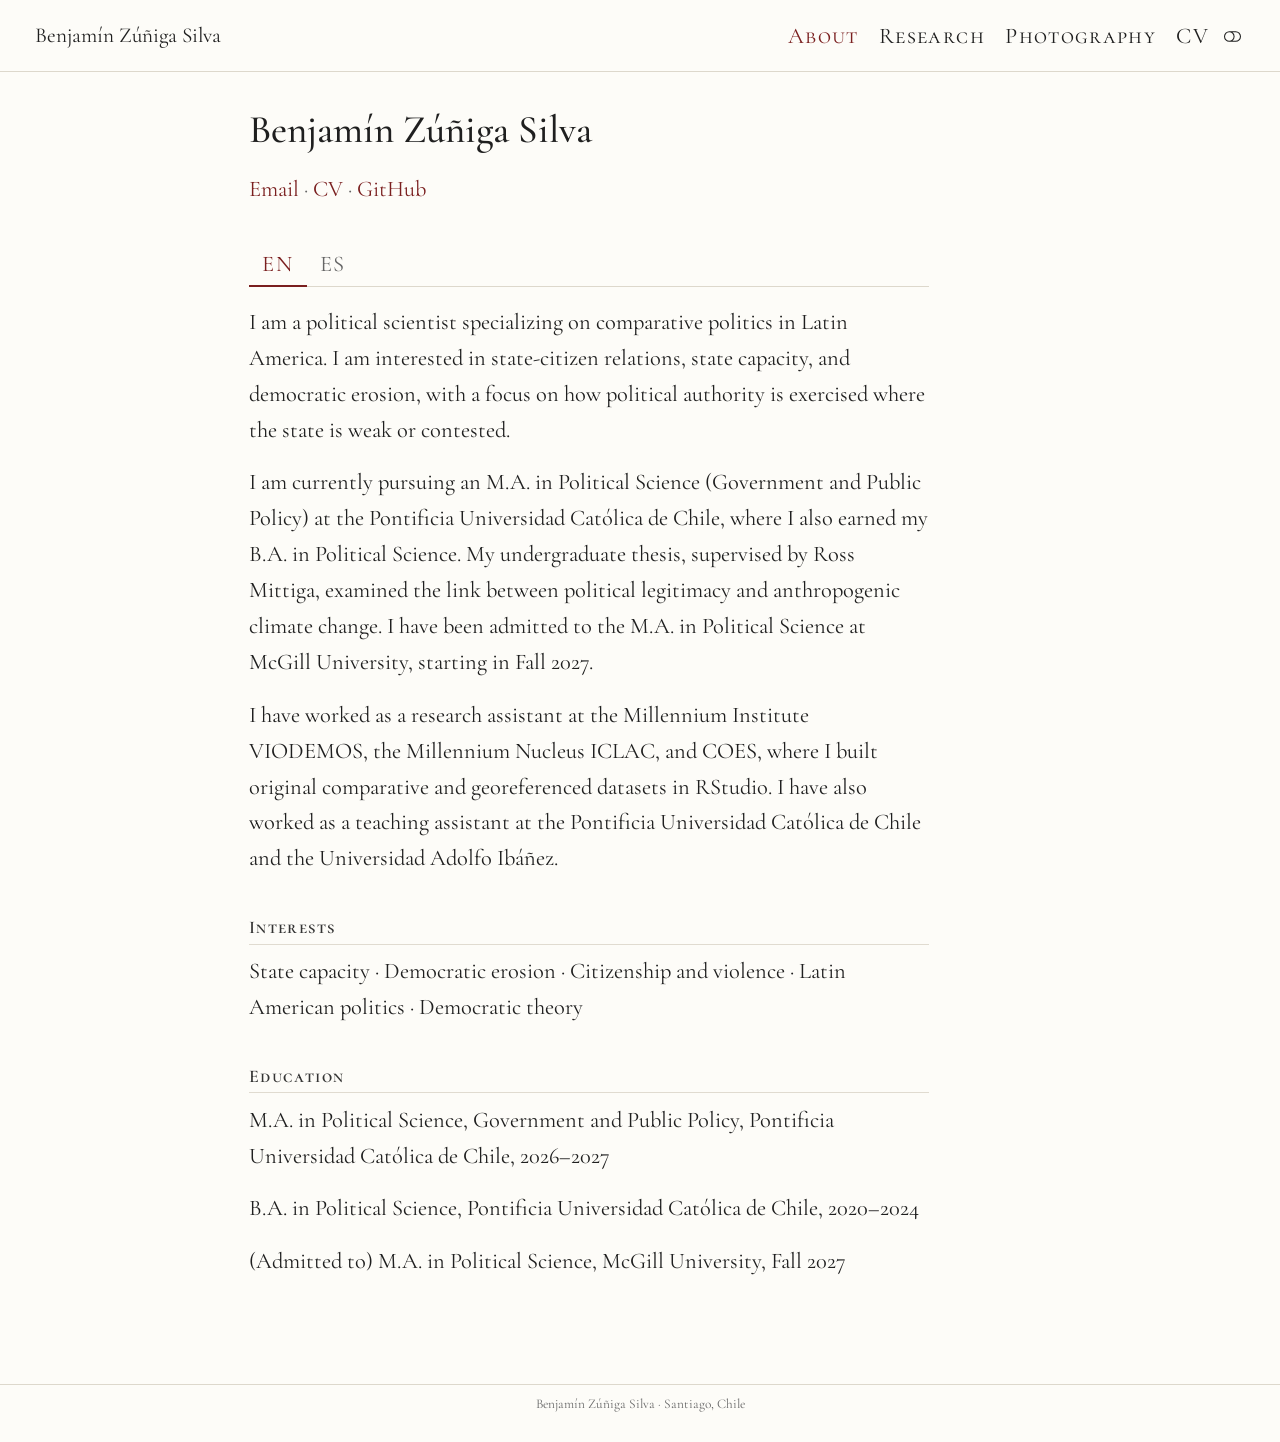
<file: index.html>
<!DOCTYPE html>
<html xmlns="http://www.w3.org/1999/xhtml" lang="en" xml:lang="en"><head>

<meta charset="utf-8">
<meta name="generator" content="quarto-1.10.19">

<meta name="viewport" content="width=device-width, initial-scale=1.0, user-scalable=yes">


<title>Benjamín Zúñiga Silva</title>
<style>
/* Default styles provided by pandoc.
** See https://pandoc.org/MANUAL.html#variables-for-html for config info.
*/
span.smallcaps{font-variant: small-caps;}
div.columns{display: flex; gap: 1.5em;}
div.column{flex: auto;}
@media screen {
div.columns{gap: min(4vw, 1.5em);}
div.column{overflow-x: auto;}
}
div.hanging-indent{margin-left: 1.5em; text-indent: -1.5em;}
ul.task-list{list-style: none;}
ul.task-list li input[type="checkbox"] {
  width: 0.8em;
  margin: 0 0.8em 0.2em -1em; /* quarto-specific, see https://github.com/quarto-dev/quarto-cli/issues/4556 */ 
  vertical-align: middle;
}
</style>


<script src="site_libs/quarto-nav/quarto-nav.js"></script>
<script src="site_libs/quarto-nav/headroom.min.js"></script>
<script src="site_libs/clipboard/clipboard.min.js"></script>
<script src="site_libs/quarto-html/quarto.js" type="module"></script>
<script src="site_libs/quarto-html/tabsets/tabsets.js" type="module"></script>
<script src="site_libs/quarto-html/popper.min.js"></script>
<script src="site_libs/quarto-html/tippy.umd.min.js"></script>
<link href="site_libs/quarto-html/tippy.css" rel="stylesheet">
<link href="site_libs/quarto-html/quarto-syntax-highlighting-bf27225e3a48a9273f3daa8f8e829971.css" rel="stylesheet" class="quarto-color-scheme" id="quarto-text-highlighting-styles">
<link href="site_libs/quarto-html/quarto-syntax-highlighting-dark-b626d73c4c936ccc3cb08be7d45d1df6.css" rel="stylesheet" class="quarto-color-scheme quarto-color-alternate" id="quarto-text-highlighting-styles">
<link href="site_libs/quarto-html/quarto-syntax-highlighting-bf27225e3a48a9273f3daa8f8e829971.css" rel="stylesheet" class="quarto-color-scheme-extra" id="quarto-text-highlighting-styles">
<script src="site_libs/bootstrap/bootstrap.min.js"></script>
<link href="site_libs/bootstrap/bootstrap-icons.css" rel="stylesheet">
<link href="site_libs/bootstrap/bootstrap-b674c210c94940665703441962c82902.min.css" rel="stylesheet" append-hash="true" class="quarto-color-scheme" id="quarto-bootstrap" data-mode="light">
<link href="site_libs/bootstrap/bootstrap-dark-8b60aab94485a7bf014d403d977dd71e.min.css" rel="stylesheet" append-hash="true" class="quarto-color-scheme quarto-color-alternate" id="quarto-bootstrap" data-mode="dark">
<link href="site_libs/bootstrap/bootstrap-b674c210c94940665703441962c82902.min.css" rel="stylesheet" append-hash="true" class="quarto-color-scheme-extra" id="quarto-bootstrap" data-mode="light">
<script id="quarto-search-options" type="application/json">{
  "language": {
    "search-no-results-text": "No results",
    "search-matching-documents-text": "matching documents",
    "search-copy-link-title": "Copy link to search",
    "search-hide-matches-text": "Hide additional matches",
    "search-more-match-text": "more match in this document",
    "search-more-matches-text": "more matches in this document",
    "search-clear-button-title": "Clear",
    "search-text-placeholder": "",
    "search-detached-cancel-button-title": "Cancel",
    "search-submit-button-title": "Submit",
    "search-label": "Search"
  }
}</script>


</head>

<body class="nav-fixed fullcontent quarto-light"><script id="quarto-html-before-body" type="application/javascript">
    const toggleBodyColorMode = (bsSheetEl) => {
      const mode = bsSheetEl.getAttribute("data-mode");
      const bodyEl = window.document.querySelector("body");
      if (mode === "dark") {
        bodyEl.classList.add("quarto-dark");
        bodyEl.classList.remove("quarto-light");
      } else {
        bodyEl.classList.add("quarto-light");
        bodyEl.classList.remove("quarto-dark");
      }
    }
    const toggleBodyColorPrimary = () => {
      const bsSheetEl = window.document.querySelector("link#quarto-bootstrap:not([rel=disabled-stylesheet])");
      if (bsSheetEl) {
        toggleBodyColorMode(bsSheetEl);
      }
    }
    const setColorSchemeToggle = (alternate) => {
      const toggles = window.document.querySelectorAll('.quarto-color-scheme-toggle');
      for (let i=0; i < toggles.length; i++) {
        const toggle = toggles[i];
        if (toggle) {
          if (alternate) {
            toggle.classList.add("alternate");
          } else {
            toggle.classList.remove("alternate");
          }
        }
      }
    };
    const toggleColorMode = (alternate) => {
      // Switch the stylesheets
      const primaryStylesheets = window.document.querySelectorAll('link.quarto-color-scheme:not(.quarto-color-alternate)');
      const alternateStylesheets = window.document.querySelectorAll('link.quarto-color-scheme.quarto-color-alternate');
      manageTransitions('#quarto-margin-sidebar .nav-link', false);
      if (alternate) {
        // note: dark is layered on light, we don't disable primary!
        enableStylesheet(alternateStylesheets);
        for (const sheetNode of alternateStylesheets) {
          if (sheetNode.id === "quarto-bootstrap") {
            toggleBodyColorMode(sheetNode);
          }
        }
      } else {
        disableStylesheet(alternateStylesheets);
        enableStylesheet(primaryStylesheets)
        toggleBodyColorPrimary();
      }
      manageTransitions('#quarto-margin-sidebar .nav-link', true);
      // Switch the toggles
      setColorSchemeToggle(alternate)
      // Hack to workaround the fact that safari doesn't
      // properly recolor the scrollbar when toggling (#1455)
      if (navigator.userAgent.indexOf('Safari') > 0 && navigator.userAgent.indexOf('Chrome') == -1) {
        manageTransitions("body", false);
        window.scrollTo(0, 1);
        setTimeout(() => {
          window.scrollTo(0, 0);
          manageTransitions("body", true);
        }, 40);
      }
    }
    const disableStylesheet = (stylesheets) => {
      for (let i=0; i < stylesheets.length; i++) {
        const stylesheet = stylesheets[i];
        stylesheet.rel = 'disabled-stylesheet';
      }
    }
    const enableStylesheet = (stylesheets) => {
      for (let i=0; i < stylesheets.length; i++) {
        const stylesheet = stylesheets[i];
        if(stylesheet.rel !== 'stylesheet') { // for Chrome, which will still FOUC without this check
          stylesheet.rel = 'stylesheet';
        }
      }
    }
    const manageTransitions = (selector, allowTransitions) => {
      const els = window.document.querySelectorAll(selector);
      for (let i=0; i < els.length; i++) {
        const el = els[i];
        if (allowTransitions) {
          el.classList.remove('notransition');
        } else {
          el.classList.add('notransition');
        }
      }
    }
    const isFileUrl = () => {
      return window.location.protocol === 'file:';
    }
    const hasAlternateSentinel = () => {
      let styleSentinel = getColorSchemeSentinel();
      if (styleSentinel !== null) {
        return styleSentinel === "alternate";
      } else {
        return false;
      }
    }
    const setStyleSentinel = (alternate) => {
      const value = alternate ? "alternate" : "default";
      if (!isFileUrl()) {
        window.localStorage.setItem("quarto-color-scheme", value);
      } else {
        localAlternateSentinel = value;
      }
    }
    const getColorSchemeSentinel = () => {
      if (!isFileUrl()) {
        const storageValue = window.localStorage.getItem("quarto-color-scheme");
        return storageValue != null ? storageValue : localAlternateSentinel;
      } else {
        return localAlternateSentinel;
      }
    }
    const toggleGiscusIfUsed = (isAlternate, darkModeDefault) => {
      const baseTheme = document.querySelector('#giscus-base-theme')?.value ?? 'light';
      const alternateTheme = document.querySelector('#giscus-alt-theme')?.value ?? 'dark';
      let newTheme = '';
      if(authorPrefersDark) {
        newTheme = isAlternate ? baseTheme : alternateTheme;
      } else {
        newTheme = isAlternate ? alternateTheme : baseTheme;
      }
      const changeGiscusTheme = () => {
        // From: https://github.com/giscus/giscus/issues/336
        const sendMessage = (message) => {
          const iframe = document.querySelector('iframe.giscus-frame');
          if (!iframe) return;
          iframe.contentWindow.postMessage({ giscus: message }, 'https://giscus.app');
        }
        sendMessage({
          setConfig: {
            theme: newTheme
          }
        });
      }
      const isGiscussLoaded = window.document.querySelector('iframe.giscus-frame') !== null;
      if (isGiscussLoaded) {
        changeGiscusTheme();
      }
    };
    const authorPrefersDark = false;
    const darkModeDefault = authorPrefersDark;
      document.querySelector('link#quarto-text-highlighting-styles.quarto-color-scheme-extra').rel = 'disabled-stylesheet';
      document.querySelector('link#quarto-bootstrap.quarto-color-scheme-extra').rel = 'disabled-stylesheet';
    let localAlternateSentinel = darkModeDefault ? 'alternate' : 'default';
    // Dark / light mode switch
    window.quartoToggleColorScheme = () => {
      // Read the current dark / light value
      let toAlternate = !hasAlternateSentinel();
      toggleColorMode(toAlternate);
      setStyleSentinel(toAlternate);
      toggleGiscusIfUsed(toAlternate, darkModeDefault);
      window.dispatchEvent(new Event('resize'));
    };
    // Switch to dark mode if need be
    if (hasAlternateSentinel()) {
      toggleColorMode(true);
    } else {
      toggleColorMode(false);
    }
  </script>

<div id="quarto-search-results"></div>
  <header id="quarto-header" class="headroom fixed-top">
    <nav class="navbar navbar-expand-lg " data-bs-theme="dark">
      <div class="navbar-container container-fluid">
      <div class="navbar-brand-container mx-auto">
    <a class="navbar-brand" href="./index.html">
    <span class="navbar-title">Benjamín Zúñiga Silva</span>
    </a>
  </div>
          <button class="navbar-toggler" type="button" data-bs-toggle="collapse" data-bs-target="#navbarCollapse" aria-controls="navbarCollapse" role="menu" aria-expanded="false" aria-label="Toggle navigation" onclick="if (window.quartoToggleHeadroom) { window.quartoToggleHeadroom(); }">
  <span class="navbar-toggler-icon"></span>
</button>
          <div class="collapse navbar-collapse" id="navbarCollapse">
            <ul class="navbar-nav navbar-nav-scroll ms-auto">
  <li class="nav-item">
    <a class="nav-link active" href="./index.html" aria-current="page"> 
<span class="menu-text">About</span></a>
  </li>  
  <li class="nav-item">
    <a class="nav-link" href="./research.html"> 
<span class="menu-text">Research</span></a>
  </li>  
  <li class="nav-item">
    <a class="nav-link" href="./photography.html"> 
<span class="menu-text">Photography</span></a>
  </li>  
  <li class="nav-item">
    <a class="nav-link" href="./cv.pdf"> 
<span class="menu-text">CV</span></a>
  </li>  
</ul>
          </div> <!-- /navcollapse -->
            <div class="quarto-navbar-tools">
  <a href="" class="quarto-color-scheme-toggle quarto-navigation-tool  px-1" onclick="window.quartoToggleColorScheme(); return false;" title="Toggle dark mode"><i class="bi"></i></a>
</div>
      </div> <!-- /container-fluid -->
    </nav>
</header>
<!-- content -->
<div id="quarto-content" class="quarto-container page-columns page-rows-contents page-layout-article page-navbar">
<!-- sidebar -->
<!-- margin-sidebar -->
    
<!-- main -->
<main class="content" id="quarto-document-content">


<header id="title-block-header" class="quarto-title-block default">
<div class="quarto-title">
<h1 class="title">Benjamín Zúñiga Silva</h1>
</div>



<div class="quarto-title-meta">

    
  
    
  </div>
  


</header>


<div class="contact">
<p><a href="mailto:benjamn.ziga@uc.cl">Email</a> · <a href="cv.pdf">CV</a> · <a href="https://github.com/benjaminzunigasilva">GitHub</a></p>
</div>
<div class="tabset-margin-container"></div><div class="panel-tabset" data-group="lang">
<ul class="nav nav-tabs" role="tablist"><li class="nav-item" role="presentation"><a class="nav-link active" id="tabset-1-1-tab" data-bs-toggle="tab" data-bs-target="#tabset-1-1" role="tab" aria-controls="tabset-1-1" aria-selected="true" href="">EN</a></li><li class="nav-item" role="presentation"><a class="nav-link" id="tabset-1-2-tab" data-bs-toggle="tab" data-bs-target="#tabset-1-2" role="tab" aria-controls="tabset-1-2" aria-selected="false" href="">ES</a></li></ul>
<div class="tab-content" data-group="lang">
<div id="tabset-1-1" class="tab-pane active" role="tabpanel" aria-labelledby="tabset-1-1-tab">
<p>I am a political scientist specializing on comparative politics in Latin America. I am interested in state-citizen relations, state capacity, and democratic erosion, with a focus on how political authority is exercised where the state is weak or contested.</p>
<p>I am currently pursuing an M.A.&nbsp;in Political Science (Government and Public Policy) at the Pontificia Universidad Católica de Chile, where I also earned my B.A. in Political Science. My undergraduate thesis, supervised by Ross Mittiga, examined the link between political legitimacy and anthropogenic climate change. I have been admitted to the M.A.&nbsp;in Political Science at McGill University, starting in Fall 2027.</p>
<p>I have worked as a research assistant at the Millennium Institute VIODEMOS, the Millennium Nucleus ICLAC, and COES, where I built original comparative and georeferenced datasets in RStudio. I have also worked as a teaching assistant at the Pontificia Universidad Católica de Chile and the Universidad Adolfo Ibáñez.</p>
<section id="interests" class="level3">
<h3 data-anchor-id="interests">Interests</h3>
<p>State capacity · Democratic erosion · Citizenship and violence · Latin American politics · Democratic theory</p>
</section>
<section id="education" class="level3">
<h3 data-anchor-id="education">Education</h3>
<p>M.A.&nbsp;in Political Science, Government and Public Policy, Pontificia Universidad Católica de Chile, 2026–2027</p>
<p>B.A. in Political Science, Pontificia Universidad Católica de Chile, 2020–2024</p>
<p>(Admitted to) M.A.&nbsp;in Political Science, McGill University, Fall 2027</p>
</section>
</div>
<div id="tabset-1-2" class="tab-pane" role="tabpanel" aria-labelledby="tabset-1-2-tab">
<p>Soy cientista político y me especializo en política comparada de América Latina. Me interesan las relaciones entre Estado y ciudadanía, la capacidad estatal y la erosión democrática, con especial atención a cómo se ejerce la autoridad política donde la presencia del Estado es débil o disputada.</p>
<p>Actualmente curso el Magíster en Ciencia Política, mención Gobierno y Políticas Públicas, en la Pontificia Universidad Católica de Chile, donde también me recibí de Cientista Político. Mi tesis de pregrado, dirigida por Ross Mittiga, abordó la relación entre legitimidad política y cambio climático antropogénico. Fui admitido al M.A.&nbsp;in Political Science de McGill University, para el ingreso de 2027</p>
<p>He trabajado como ayudante de investigación en el Instituto Milenio VIODEMOS, el Núcleo Milenio ICLAC y COES, donde construí bases de datos originales, comparadas y georreferenciadas, utilizando RStudio. También he sido ayudante de cátedra en la Pontificia Universidad Católica de Chile y en la Universidad Adolfo Ibáñez.</p>
<section id="intereses" class="level3">
<h3 data-anchor-id="intereses">Intereses</h3>
<p>Capacidad estatal · Erosión democrática · Ciudadanía y violencia · Política latinoamericana · Teoría democrática</p>
</section>
<section id="formación" class="level3">
<h3 data-anchor-id="formación">Formación</h3>
<p>Magíster en Ciencia Política, mención Gobierno y Políticas Públicas, Pontificia Universidad Católica de Chile, 2026–2027</p>
<p>Cientista Político, Pontificia Universidad Católica de Chile, 2020–2024</p>
<p>(Admitido a) M.A.&nbsp;in Political Science, McGill University, otoño de 2027</p>
</section>
</div>
</div>
</div>



</main> <!-- /main -->
<script id="quarto-html-after-body" type="application/javascript">
  window.document.addEventListener("DOMContentLoaded", function (event) {
    // Ensure there is a toggle, if there isn't float one in the top right
    if (window.document.querySelector('.quarto-color-scheme-toggle') === null) {
      const a = window.document.createElement('a');
      a.classList.add('top-right');
      a.classList.add('quarto-color-scheme-toggle');
      a.href = "";
      a.onclick = function() { try { window.quartoToggleColorScheme(); } catch {} return false; };
      const i = window.document.createElement("i");
      i.classList.add('bi');
      a.appendChild(i);
      window.document.body.appendChild(a);
    }
    setColorSchemeToggle(hasAlternateSentinel())
    const isCodeAnnotation = (el) => {
      for (const clz of el.classList) {
        if (clz.startsWith('code-annotation-')) {                     
          return true;
        }
      }
      return false;
    }
    const onCopySuccess = function(e) {
      // button target
      const button = e.trigger;
      // don't keep focus
      button.blur();
      // flash "checked"
      button.classList.add('code-copy-button-checked');
      var currentTitle = button.getAttribute("title");
      button.setAttribute("title", "Copied!");
      let tooltip;
      if (window.bootstrap) {
        button.setAttribute("data-bs-toggle", "tooltip");
        button.setAttribute("data-bs-placement", "left");
        button.setAttribute("data-bs-title", "Copied!");
        tooltip = new bootstrap.Tooltip(button, 
          { trigger: "manual", 
            customClass: "code-copy-button-tooltip",
            offset: [0, -8]});
        tooltip.show();    
      }
      setTimeout(function() {
        if (tooltip) {
          tooltip.hide();
          button.removeAttribute("data-bs-title");
          button.removeAttribute("data-bs-toggle");
          button.removeAttribute("data-bs-placement");
        }
        button.setAttribute("title", currentTitle);
        button.classList.remove('code-copy-button-checked');
      }, 1000);
      // clear code selection
      e.clearSelection();
    }
    const getTextToCopy = function(trigger) {
      const outerScaffold = trigger.parentElement.cloneNode(true);
      const codeEl = outerScaffold.querySelector('code');
      for (const childEl of codeEl.children) {
        if (isCodeAnnotation(childEl)) {
          childEl.remove();
        }
      }
      return codeEl.innerText;
    }
    const clipboard = new window.ClipboardJS('.code-copy-button:not([data-in-quarto-modal])', {
      text: getTextToCopy
    });
    clipboard.on('success', onCopySuccess);
    if (window.document.getElementById('quarto-embedded-source-code-modal')) {
      const clipboardModal = new window.ClipboardJS('.code-copy-button[data-in-quarto-modal]', {
        text: getTextToCopy,
        container: window.document.getElementById('quarto-embedded-source-code-modal')
      });
      clipboardModal.on('success', onCopySuccess);
    }
      var localhostRegex = new RegExp(/^(?:http|https):\/\/localhost\:?[0-9]*\//);
      var mailtoRegex = new RegExp(/^mailto:/);
        var filterRegex = new RegExp("https:\/\/benjaminzunigasilva\.github\.io");
      var isInternal = (href) => {
          return filterRegex.test(href) || localhostRegex.test(href) || mailtoRegex.test(href);
      }
      // Inspect non-navigation links and adorn them if external
     var links = window.document.querySelectorAll('a[href]:not(.nav-link):not(.navbar-brand):not(.toc-action):not(.sidebar-link):not(.sidebar-item-toggle):not(.pagination-link):not(.no-external):not([aria-hidden]):not(.dropdown-item):not(.quarto-navigation-tool):not(.about-link)');
      for (var i=0; i<links.length; i++) {
        const link = links[i];
        if (!isInternal(link.href)) {
          // undo the damage that might have been done by quarto-nav.js in the case of
          // links that we want to consider external
          if (link.dataset.originalHref !== undefined) {
            link.href = link.dataset.originalHref;
          }
        }
      }
    function tippyHover(el, contentFn, onTriggerFn, onUntriggerFn) {
      const config = {
        allowHTML: true,
        maxWidth: 500,
        delay: 100,
        arrow: false,
        appendTo: function(el) {
            return el.parentElement;
        },
        interactive: true,
        interactiveBorder: 10,
        theme: 'quarto',
        placement: 'bottom-start',
      };
      if (contentFn) {
        config.content = contentFn;
      }
      if (onTriggerFn) {
        config.onTrigger = onTriggerFn;
      }
      if (onUntriggerFn) {
        config.onUntrigger = onUntriggerFn;
      }
      window.tippy(el, config); 
    }
    const noterefs = window.document.querySelectorAll('a[role="doc-noteref"]');
    for (var i=0; i<noterefs.length; i++) {
      const ref = noterefs[i];
      tippyHover(ref, function() {
        // use id or data attribute instead here
        let href = ref.getAttribute('data-footnote-href') || ref.getAttribute('href');
        try { href = new URL(href).hash; } catch {}
        const id = href.replace(/^#\/?/, "");
        const note = window.document.getElementById(id);
        if (note) {
          return note.innerHTML;
        } else {
          return "";
        }
      });
    }
    const xrefs = window.document.querySelectorAll('a.quarto-xref');
    const processXRef = (id, note) => {
      // Strip column container classes
      const stripColumnClz = (el) => {
        el.classList.remove("page-full", "page-columns");
        if (el.children) {
          for (const child of el.children) {
            stripColumnClz(child);
          }
        }
      }
      stripColumnClz(note)
      if (id === null || id.startsWith('sec-')) {
        // Special case sections, only their first couple elements
        const container = document.createElement("div");
        if (note.children && note.children.length > 2) {
          container.appendChild(note.children[0].cloneNode(true));
          for (let i = 1; i < note.children.length; i++) {
            const child = note.children[i];
            if (child.tagName === "P" && child.innerText === "") {
              continue;
            } else {
              container.appendChild(child.cloneNode(true));
              break;
            }
          }
          if (window.Quarto?.typesetMath) {
            window.Quarto.typesetMath(container);
          }
          return container.innerHTML
        } else {
          if (window.Quarto?.typesetMath) {
            window.Quarto.typesetMath(note);
          }
          return note.innerHTML;
        }
      } else {
        // Remove any anchor links if they are present
        const anchorLink = note.querySelector('a.anchorjs-link');
        if (anchorLink) {
          anchorLink.remove();
        }
        if (window.Quarto?.typesetMath) {
          window.Quarto.typesetMath(note);
        }
        if (note.classList.contains("callout")) {
          return note.outerHTML;
        } else {
          return note.innerHTML;
        }
      }
    }
    for (var i=0; i<xrefs.length; i++) {
      const xref = xrefs[i];
      tippyHover(xref, undefined, function(instance) {
        instance.disable();
        let url = xref.getAttribute('href');
        let hash = undefined; 
        if (url.startsWith('#')) {
          hash = url;
        } else {
          try { hash = new URL(url).hash; } catch {}
        }
        if (hash) {
          const id = hash.replace(/^#\/?/, "");
          const note = window.document.getElementById(id);
          if (note !== null) {
            try {
              const html = processXRef(id, note.cloneNode(true));
              instance.setContent(html);
            } finally {
              instance.enable();
              instance.show();
            }
          } else {
            // See if we can fetch this
            fetch(url.split('#')[0])
            .then(res => res.text())
            .then(html => {
              const parser = new DOMParser();
              const htmlDoc = parser.parseFromString(html, "text/html");
              const note = htmlDoc.getElementById(id);
              if (note !== null) {
                const html = processXRef(id, note);
                instance.setContent(html);
              } 
            }).finally(() => {
              instance.enable();
              instance.show();
            });
          }
        } else {
          // See if we can fetch a full url (with no hash to target)
          // This is a special case and we should probably do some content thinning / targeting
          fetch(url)
          .then(res => res.text())
          .then(html => {
            const parser = new DOMParser();
            const htmlDoc = parser.parseFromString(html, "text/html");
            const note = htmlDoc.querySelector('main.content');
            if (note !== null) {
              // This should only happen for chapter cross references
              // (since there is no id in the URL)
              // remove the first header
              if (note.children.length > 0 && note.children[0].tagName === "HEADER") {
                note.children[0].remove();
              }
              const html = processXRef(null, note);
              instance.setContent(html);
            } 
          }).finally(() => {
            instance.enable();
            instance.show();
          });
        }
      }, function(instance) {
      });
    }
        let selectedAnnoteEl;
        const selectorForAnnotation = ( cell, annotation) => {
          let cellAttr = 'data-code-cell="' + cell + '"';
          let lineAttr = 'data-code-annotation="' +  annotation + '"';
          const selector = 'span[' + cellAttr + '][' + lineAttr + ']';
          return selector;
        }
        const selectCodeLines = (annoteEl) => {
          const doc = window.document;
          const targetCell = annoteEl.getAttribute("data-target-cell");
          const targetAnnotation = annoteEl.getAttribute("data-target-annotation");
          const annoteSpan = window.document.querySelector(selectorForAnnotation(targetCell, targetAnnotation));
          const lines = annoteSpan.getAttribute("data-code-lines").split(",");
          const lineIds = lines.map((line) => {
            return targetCell + "-" + line;
          })
          let top = null;
          let height = null;
          let parent = null;
          if (lineIds.length > 0) {
              //compute the position of the single el (top and bottom and make a div)
              const el = window.document.getElementById(lineIds[0]);
              top = el.offsetTop;
              height = el.offsetHeight;
              parent = el.parentElement.parentElement;
            if (lineIds.length > 1) {
              const lastEl = window.document.getElementById(lineIds[lineIds.length - 1]);
              const bottom = lastEl.offsetTop + lastEl.offsetHeight;
              height = bottom - top;
            }
            if (top !== null && height !== null && parent !== null) {
              // cook up a div (if necessary) and position it 
              let div = window.document.getElementById("code-annotation-line-highlight");
              if (div === null) {
                div = window.document.createElement("div");
                div.setAttribute("id", "code-annotation-line-highlight");
                div.style.position = 'absolute';
                parent.appendChild(div);
              }
              div.style.top = top - 2 + "px";
              div.style.height = height + 4 + "px";
              div.style.left = 0;
              let gutterDiv = window.document.getElementById("code-annotation-line-highlight-gutter");
              if (gutterDiv === null) {
                gutterDiv = window.document.createElement("div");
                gutterDiv.setAttribute("id", "code-annotation-line-highlight-gutter");
                gutterDiv.style.position = 'absolute';
                const codeCell = window.document.getElementById(targetCell);
                const gutter = codeCell.querySelector('.code-annotation-gutter');
                gutter.appendChild(gutterDiv);
              }
              gutterDiv.style.top = top - 2 + "px";
              gutterDiv.style.height = height + 4 + "px";
            }
            selectedAnnoteEl = annoteEl;
          }
        };
        const unselectCodeLines = () => {
          const elementsIds = ["code-annotation-line-highlight", "code-annotation-line-highlight-gutter"];
          elementsIds.forEach((elId) => {
            const div = window.document.getElementById(elId);
            if (div) {
              div.remove();
            }
          });
          selectedAnnoteEl = undefined;
        };
          // Handle positioning of the toggle
      window.addEventListener(
        "resize",
        throttle(() => {
          elRect = undefined;
          if (selectedAnnoteEl) {
            selectCodeLines(selectedAnnoteEl);
          }
        }, 10)
      );
      function throttle(fn, ms) {
      let throttle = false;
      let timer;
        return (...args) => {
          if(!throttle) { // first call gets through
              fn.apply(this, args);
              throttle = true;
          } else { // all the others get throttled
              if(timer) clearTimeout(timer); // cancel #2
              timer = setTimeout(() => {
                fn.apply(this, args);
                timer = throttle = false;
              }, ms);
          }
        };
      }
        // Attach click handler to the DT
        const annoteDls = window.document.querySelectorAll('dt[data-target-cell]');
        for (const annoteDlNode of annoteDls) {
          annoteDlNode.addEventListener('click', (event) => {
            const clickedEl = event.target;
            if (clickedEl !== selectedAnnoteEl) {
              unselectCodeLines();
              const activeEl = window.document.querySelector('dt[data-target-cell].code-annotation-active');
              if (activeEl) {
                activeEl.classList.remove('code-annotation-active');
              }
              selectCodeLines(clickedEl);
              clickedEl.classList.add('code-annotation-active');
            } else {
              // Unselect the line
              unselectCodeLines();
              clickedEl.classList.remove('code-annotation-active');
            }
          });
        }
    const findCites = (el) => {
      const parentEl = el.parentElement;
      if (parentEl) {
        const cites = parentEl.dataset.cites;
        if (cites) {
          return {
            el,
            cites: cites.split(' ')
          };
        } else {
          return findCites(el.parentElement)
        }
      } else {
        return undefined;
      }
    };
    var bibliorefs = window.document.querySelectorAll('a[role="doc-biblioref"]');
    for (var i=0; i<bibliorefs.length; i++) {
      const ref = bibliorefs[i];
      const citeInfo = findCites(ref);
      if (citeInfo) {
        tippyHover(citeInfo.el, function() {
          var popup = window.document.createElement('div');
          citeInfo.cites.forEach(function(cite) {
            var citeDiv = window.document.createElement('div');
            citeDiv.classList.add('hanging-indent');
            citeDiv.classList.add('csl-entry');
            var biblioDiv = window.document.getElementById('ref-' + cite);
            if (biblioDiv) {
              citeDiv.innerHTML = biblioDiv.innerHTML;
            }
            popup.appendChild(citeDiv);
          });
          return popup.innerHTML;
        });
      }
    }
  });
  </script>
</div> <!-- /content -->
<footer class="footer">
  <div class="nav-footer">
    <div class="nav-footer-left">
      &nbsp;
    </div>   
    <div class="nav-footer-center">
<p>Benjamín Zúñiga Silva · Santiago, Chile</p>
</div>
    <div class="nav-footer-right">
      &nbsp;
    </div>
  </div>
</footer>




</body></html>
</file>
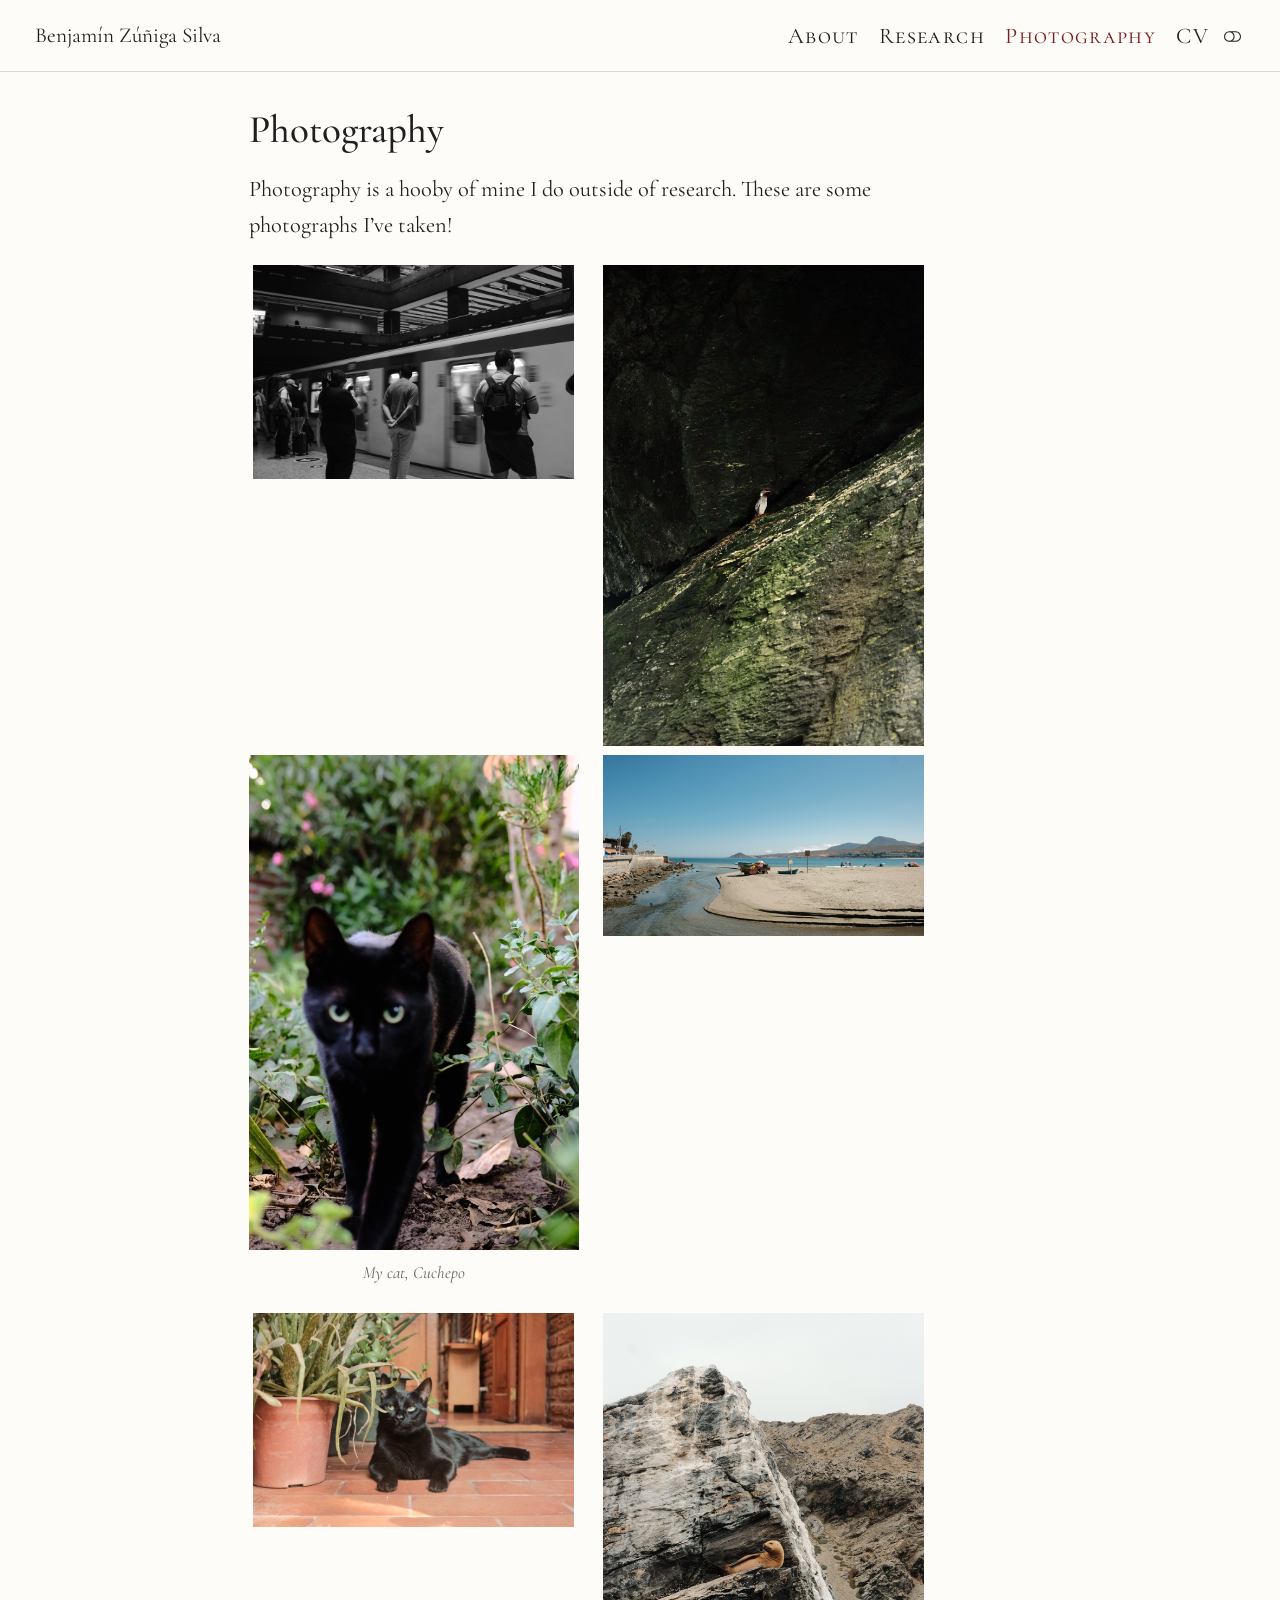
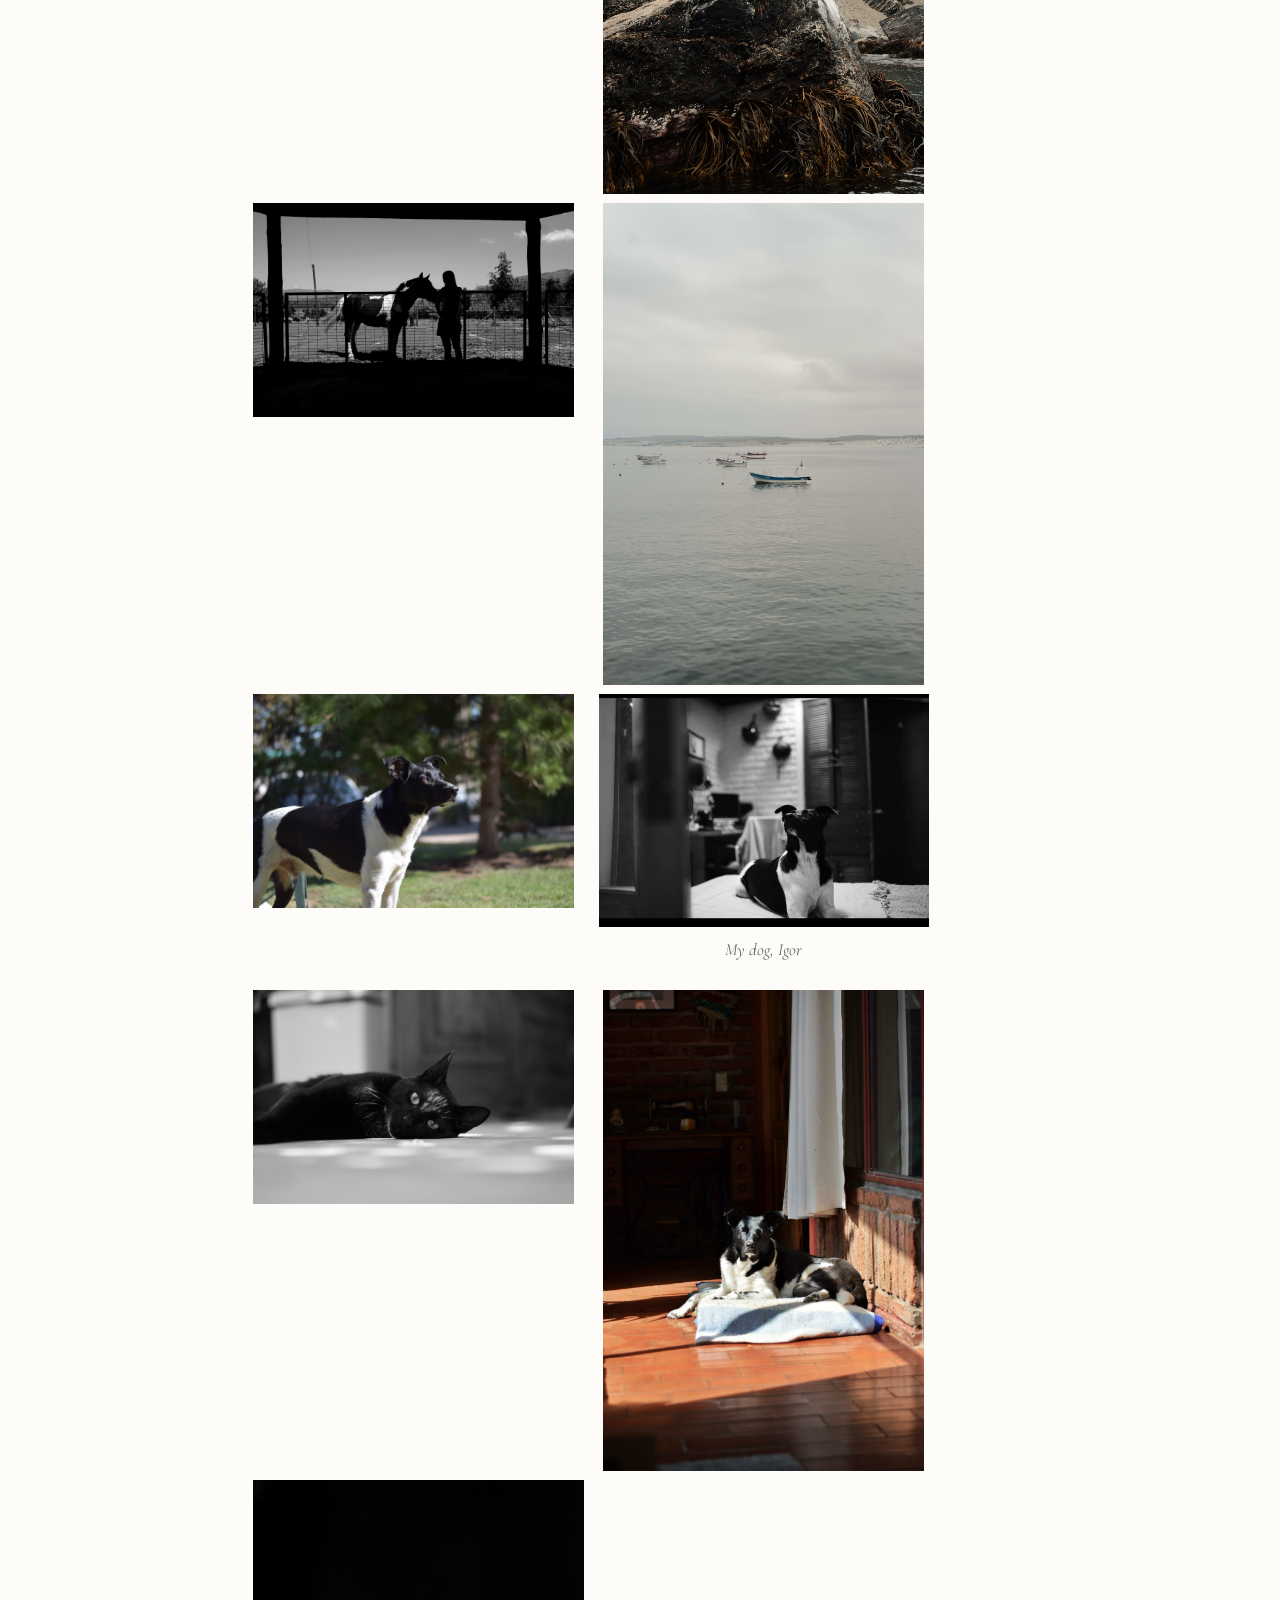
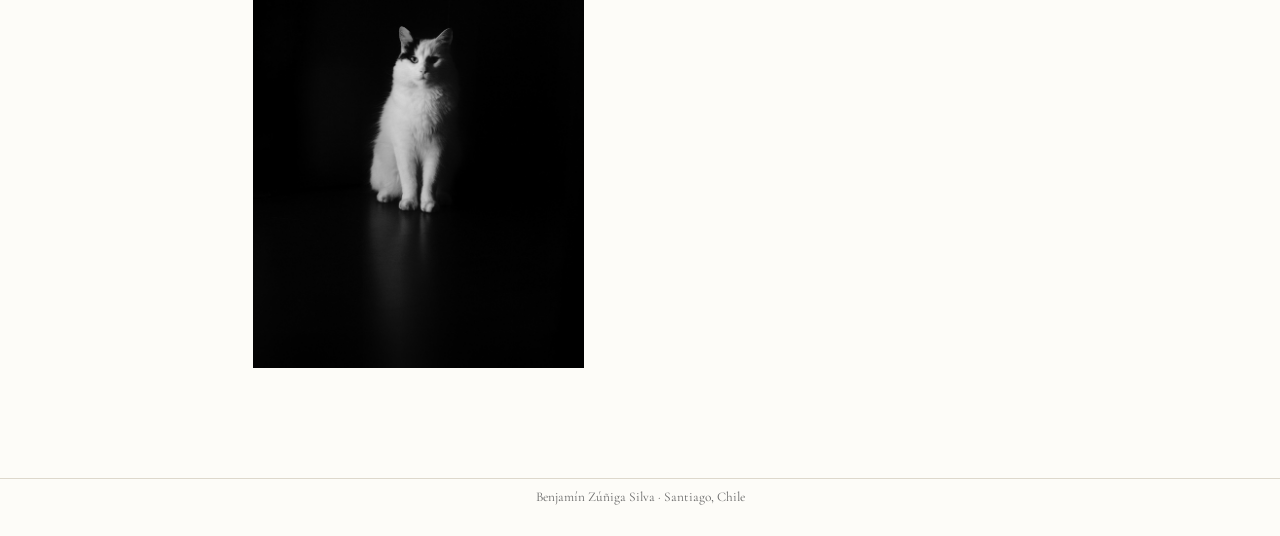
<file: photography.html>
<!DOCTYPE html>
<html xmlns="http://www.w3.org/1999/xhtml" lang="en" xml:lang="en"><head>

<meta charset="utf-8">
<meta name="generator" content="quarto-1.10.19">

<meta name="viewport" content="width=device-width, initial-scale=1.0, user-scalable=yes">


<title>Photography – Benjamín Zúñiga Silva</title>
<style>
/* Default styles provided by pandoc.
** See https://pandoc.org/MANUAL.html#variables-for-html for config info.
*/
span.smallcaps{font-variant: small-caps;}
div.columns{display: flex; gap: 1.5em;}
div.column{flex: auto;}
@media screen {
div.columns{gap: min(4vw, 1.5em);}
div.column{overflow-x: auto;}
}
div.hanging-indent{margin-left: 1.5em; text-indent: -1.5em;}
ul.task-list{list-style: none;}
ul.task-list li input[type="checkbox"] {
  width: 0.8em;
  margin: 0 0.8em 0.2em -1em; /* quarto-specific, see https://github.com/quarto-dev/quarto-cli/issues/4556 */ 
  vertical-align: middle;
}
</style>


<script src="site_libs/quarto-nav/quarto-nav.js"></script>
<script src="site_libs/quarto-nav/headroom.min.js"></script>
<script src="site_libs/clipboard/clipboard.min.js"></script>
<script src="site_libs/quarto-html/quarto.js" type="module"></script>
<script src="site_libs/quarto-html/tabsets/tabsets.js" type="module"></script>
<script src="site_libs/quarto-html/popper.min.js"></script>
<script src="site_libs/quarto-html/tippy.umd.min.js"></script>
<link href="site_libs/quarto-html/tippy.css" rel="stylesheet">
<link href="site_libs/quarto-html/quarto-syntax-highlighting-bf27225e3a48a9273f3daa8f8e829971.css" rel="stylesheet" class="quarto-color-scheme" id="quarto-text-highlighting-styles">
<link href="site_libs/quarto-html/quarto-syntax-highlighting-dark-b626d73c4c936ccc3cb08be7d45d1df6.css" rel="stylesheet" class="quarto-color-scheme quarto-color-alternate" id="quarto-text-highlighting-styles">
<link href="site_libs/quarto-html/quarto-syntax-highlighting-bf27225e3a48a9273f3daa8f8e829971.css" rel="stylesheet" class="quarto-color-scheme-extra" id="quarto-text-highlighting-styles">
<script src="site_libs/bootstrap/bootstrap.min.js"></script>
<link href="site_libs/bootstrap/bootstrap-icons.css" rel="stylesheet">
<link href="site_libs/bootstrap/bootstrap-b674c210c94940665703441962c82902.min.css" rel="stylesheet" append-hash="true" class="quarto-color-scheme" id="quarto-bootstrap" data-mode="light">
<link href="site_libs/bootstrap/bootstrap-dark-8b60aab94485a7bf014d403d977dd71e.min.css" rel="stylesheet" append-hash="true" class="quarto-color-scheme quarto-color-alternate" id="quarto-bootstrap" data-mode="dark">
<link href="site_libs/bootstrap/bootstrap-b674c210c94940665703441962c82902.min.css" rel="stylesheet" append-hash="true" class="quarto-color-scheme-extra" id="quarto-bootstrap" data-mode="light">
<script src="site_libs/quarto-contrib/glightbox/glightbox.min.js"></script>
<link href="site_libs/quarto-contrib/glightbox/glightbox.min.css" rel="stylesheet">
<link href="site_libs/quarto-contrib/glightbox/lightbox.css" rel="stylesheet">
<script id="quarto-search-options" type="application/json">{
  "language": {
    "search-no-results-text": "No results",
    "search-matching-documents-text": "matching documents",
    "search-copy-link-title": "Copy link to search",
    "search-hide-matches-text": "Hide additional matches",
    "search-more-match-text": "more match in this document",
    "search-more-matches-text": "more matches in this document",
    "search-clear-button-title": "Clear",
    "search-text-placeholder": "",
    "search-detached-cancel-button-title": "Cancel",
    "search-submit-button-title": "Submit",
    "search-label": "Search"
  }
}</script>


</head>

<body class="nav-fixed fullcontent quarto-light"><script id="quarto-html-before-body" type="application/javascript">
    const toggleBodyColorMode = (bsSheetEl) => {
      const mode = bsSheetEl.getAttribute("data-mode");
      const bodyEl = window.document.querySelector("body");
      if (mode === "dark") {
        bodyEl.classList.add("quarto-dark");
        bodyEl.classList.remove("quarto-light");
      } else {
        bodyEl.classList.add("quarto-light");
        bodyEl.classList.remove("quarto-dark");
      }
    }
    const toggleBodyColorPrimary = () => {
      const bsSheetEl = window.document.querySelector("link#quarto-bootstrap:not([rel=disabled-stylesheet])");
      if (bsSheetEl) {
        toggleBodyColorMode(bsSheetEl);
      }
    }
    const setColorSchemeToggle = (alternate) => {
      const toggles = window.document.querySelectorAll('.quarto-color-scheme-toggle');
      for (let i=0; i < toggles.length; i++) {
        const toggle = toggles[i];
        if (toggle) {
          if (alternate) {
            toggle.classList.add("alternate");
          } else {
            toggle.classList.remove("alternate");
          }
        }
      }
    };
    const toggleColorMode = (alternate) => {
      // Switch the stylesheets
      const primaryStylesheets = window.document.querySelectorAll('link.quarto-color-scheme:not(.quarto-color-alternate)');
      const alternateStylesheets = window.document.querySelectorAll('link.quarto-color-scheme.quarto-color-alternate');
      manageTransitions('#quarto-margin-sidebar .nav-link', false);
      if (alternate) {
        // note: dark is layered on light, we don't disable primary!
        enableStylesheet(alternateStylesheets);
        for (const sheetNode of alternateStylesheets) {
          if (sheetNode.id === "quarto-bootstrap") {
            toggleBodyColorMode(sheetNode);
          }
        }
      } else {
        disableStylesheet(alternateStylesheets);
        enableStylesheet(primaryStylesheets)
        toggleBodyColorPrimary();
      }
      manageTransitions('#quarto-margin-sidebar .nav-link', true);
      // Switch the toggles
      setColorSchemeToggle(alternate)
      // Hack to workaround the fact that safari doesn't
      // properly recolor the scrollbar when toggling (#1455)
      if (navigator.userAgent.indexOf('Safari') > 0 && navigator.userAgent.indexOf('Chrome') == -1) {
        manageTransitions("body", false);
        window.scrollTo(0, 1);
        setTimeout(() => {
          window.scrollTo(0, 0);
          manageTransitions("body", true);
        }, 40);
      }
    }
    const disableStylesheet = (stylesheets) => {
      for (let i=0; i < stylesheets.length; i++) {
        const stylesheet = stylesheets[i];
        stylesheet.rel = 'disabled-stylesheet';
      }
    }
    const enableStylesheet = (stylesheets) => {
      for (let i=0; i < stylesheets.length; i++) {
        const stylesheet = stylesheets[i];
        if(stylesheet.rel !== 'stylesheet') { // for Chrome, which will still FOUC without this check
          stylesheet.rel = 'stylesheet';
        }
      }
    }
    const manageTransitions = (selector, allowTransitions) => {
      const els = window.document.querySelectorAll(selector);
      for (let i=0; i < els.length; i++) {
        const el = els[i];
        if (allowTransitions) {
          el.classList.remove('notransition');
        } else {
          el.classList.add('notransition');
        }
      }
    }
    const isFileUrl = () => {
      return window.location.protocol === 'file:';
    }
    const hasAlternateSentinel = () => {
      let styleSentinel = getColorSchemeSentinel();
      if (styleSentinel !== null) {
        return styleSentinel === "alternate";
      } else {
        return false;
      }
    }
    const setStyleSentinel = (alternate) => {
      const value = alternate ? "alternate" : "default";
      if (!isFileUrl()) {
        window.localStorage.setItem("quarto-color-scheme", value);
      } else {
        localAlternateSentinel = value;
      }
    }
    const getColorSchemeSentinel = () => {
      if (!isFileUrl()) {
        const storageValue = window.localStorage.getItem("quarto-color-scheme");
        return storageValue != null ? storageValue : localAlternateSentinel;
      } else {
        return localAlternateSentinel;
      }
    }
    const toggleGiscusIfUsed = (isAlternate, darkModeDefault) => {
      const baseTheme = document.querySelector('#giscus-base-theme')?.value ?? 'light';
      const alternateTheme = document.querySelector('#giscus-alt-theme')?.value ?? 'dark';
      let newTheme = '';
      if(authorPrefersDark) {
        newTheme = isAlternate ? baseTheme : alternateTheme;
      } else {
        newTheme = isAlternate ? alternateTheme : baseTheme;
      }
      const changeGiscusTheme = () => {
        // From: https://github.com/giscus/giscus/issues/336
        const sendMessage = (message) => {
          const iframe = document.querySelector('iframe.giscus-frame');
          if (!iframe) return;
          iframe.contentWindow.postMessage({ giscus: message }, 'https://giscus.app');
        }
        sendMessage({
          setConfig: {
            theme: newTheme
          }
        });
      }
      const isGiscussLoaded = window.document.querySelector('iframe.giscus-frame') !== null;
      if (isGiscussLoaded) {
        changeGiscusTheme();
      }
    };
    const authorPrefersDark = false;
    const darkModeDefault = authorPrefersDark;
      document.querySelector('link#quarto-text-highlighting-styles.quarto-color-scheme-extra').rel = 'disabled-stylesheet';
      document.querySelector('link#quarto-bootstrap.quarto-color-scheme-extra').rel = 'disabled-stylesheet';
    let localAlternateSentinel = darkModeDefault ? 'alternate' : 'default';
    // Dark / light mode switch
    window.quartoToggleColorScheme = () => {
      // Read the current dark / light value
      let toAlternate = !hasAlternateSentinel();
      toggleColorMode(toAlternate);
      setStyleSentinel(toAlternate);
      toggleGiscusIfUsed(toAlternate, darkModeDefault);
      window.dispatchEvent(new Event('resize'));
    };
    // Switch to dark mode if need be
    if (hasAlternateSentinel()) {
      toggleColorMode(true);
    } else {
      toggleColorMode(false);
    }
  </script>

<div id="quarto-search-results"></div>
  <header id="quarto-header" class="headroom fixed-top">
    <nav class="navbar navbar-expand-lg " data-bs-theme="dark">
      <div class="navbar-container container-fluid">
      <div class="navbar-brand-container mx-auto">
    <a class="navbar-brand" href="./index.html">
    <span class="navbar-title">Benjamín Zúñiga Silva</span>
    </a>
  </div>
          <button class="navbar-toggler" type="button" data-bs-toggle="collapse" data-bs-target="#navbarCollapse" aria-controls="navbarCollapse" role="menu" aria-expanded="false" aria-label="Toggle navigation" onclick="if (window.quartoToggleHeadroom) { window.quartoToggleHeadroom(); }">
  <span class="navbar-toggler-icon"></span>
</button>
          <div class="collapse navbar-collapse" id="navbarCollapse">
            <ul class="navbar-nav navbar-nav-scroll ms-auto">
  <li class="nav-item">
    <a class="nav-link" href="./index.html"> 
<span class="menu-text">About</span></a>
  </li>  
  <li class="nav-item">
    <a class="nav-link" href="./research.html"> 
<span class="menu-text">Research</span></a>
  </li>  
  <li class="nav-item">
    <a class="nav-link active" href="./photography.html" aria-current="page"> 
<span class="menu-text">Photography</span></a>
  </li>  
  <li class="nav-item">
    <a class="nav-link" href="./cv.pdf"> 
<span class="menu-text">CV</span></a>
  </li>  
</ul>
          </div> <!-- /navcollapse -->
            <div class="quarto-navbar-tools">
  <a href="" class="quarto-color-scheme-toggle quarto-navigation-tool  px-1" onclick="window.quartoToggleColorScheme(); return false;" title="Toggle dark mode"><i class="bi"></i></a>
</div>
      </div> <!-- /container-fluid -->
    </nav>
</header>
<!-- content -->
<div id="quarto-content" class="quarto-container page-columns page-rows-contents page-layout-article page-navbar">
<!-- sidebar -->
<!-- margin-sidebar -->
    
<!-- main -->
<main class="content" id="quarto-document-content">


<header id="title-block-header" class="quarto-title-block default">
<div class="quarto-title">
<h1 class="title">Photography</h1>
</div>



<div class="quarto-title-meta">

    
  
    
  </div>
  


</header>


<p>Photography is a hooby of mine I do outside of research. These are some photographs I’ve taken!</p>
<div class="quarto-layout-panel" data-layout-ncol="2">
<div class="quarto-layout-row">
<div class="quarto-layout-cell" style="flex-basis: 50.0%;justify-content: center;">
<p><a href="photos/06C49809-CC6A-4269-AA46-6F5D6BB59FFA-33628-0000044B3BFAE4AD.jpg" class="lightbox" data-gallery="quarto-lightbox-gallery-1"><img src="photos/06C49809-CC6A-4269-AA46-6F5D6BB59FFA-33628-0000044B3BFAE4AD.jpg" class="img-fluid"></a></p>
</div>
<div class="quarto-layout-cell" style="flex-basis: 50.0%;justify-content: center;">
<p><a href="photos/0D19DA53-A791-4F2B-8F5D-7C0C0C12E089-29706-00000F0A2501688A.jpg" class="lightbox" data-gallery="quarto-lightbox-gallery-2"><img src="photos/0D19DA53-A791-4F2B-8F5D-7C0C0C12E089-29706-00000F0A2501688A.jpg" class="img-fluid"></a></p>
</div>
</div>
<div class="quarto-layout-row">
<div class="quarto-layout-cell" style="flex-basis: 50.0%;justify-content: flex-start;">
<div class="quarto-figure quarto-figure-center">
<figure class="figure">
<p><a href="photos/107DE7F7-4FE8-4121-8551-0D01E3785291-43570-0000074F7C24C161.jpg" class="lightbox" data-gallery="quarto-lightbox-gallery-3" title="My cat, Cuchepo"><img src="photos/107DE7F7-4FE8-4121-8551-0D01E3785291-43570-0000074F7C24C161.jpg" class="img-fluid figure-img" alt="My cat, Cuchepo"></a></p>
<figcaption>My cat, Cuchepo</figcaption>
</figure>
</div>
</div>
<div class="quarto-layout-cell" style="flex-basis: 50.0%;justify-content: center;">
<p><a href="photos/11E092B9-413C-4B88-9F63-661DC2DB4E2B-29706-00000F0640A7B82C.jpg" class="lightbox" data-gallery="quarto-lightbox-gallery-4"><img src="photos/11E092B9-413C-4B88-9F63-661DC2DB4E2B-29706-00000F0640A7B82C.jpg" class="img-fluid"></a></p>
</div>
</div>
<div class="quarto-layout-row">
<div class="quarto-layout-cell" style="flex-basis: 50.0%;justify-content: center;">
<p><a href="photos/3432A829-0B00-45B9-BB3D-2C19B9820CA1-51515-000008C14B9D1EA8.jpg" class="lightbox" data-gallery="quarto-lightbox-gallery-5"><img src="photos/3432A829-0B00-45B9-BB3D-2C19B9820CA1-51515-000008C14B9D1EA8.jpg" class="img-fluid"></a></p>
</div>
<div class="quarto-layout-cell" style="flex-basis: 50.0%;justify-content: center;">
<p><a href="photos/A41A3443-5CDC-4E5A-B411-207999154409-29706-00000F0968AFBCF3.jpg" class="lightbox" data-gallery="quarto-lightbox-gallery-6"><img src="photos/A41A3443-5CDC-4E5A-B411-207999154409-29706-00000F0968AFBCF3.jpg" class="img-fluid"></a></p>
</div>
</div>
<div class="quarto-layout-row">
<div class="quarto-layout-cell" style="flex-basis: 50.0%;justify-content: center;">
<p><a href="photos/A59E9144-73C8-4C71-BFAD-68F8AA0CF7F0-84806-0000088EBC8BE81C.jpg" class="lightbox" data-gallery="quarto-lightbox-gallery-7"><img src="photos/A59E9144-73C8-4C71-BFAD-68F8AA0CF7F0-84806-0000088EBC8BE81C.jpg" class="img-fluid"></a></p>
</div>
<div class="quarto-layout-cell" style="flex-basis: 50.0%;justify-content: center;">
<p><a href="photos/D680E1B0-0BB6-47D6-BE02-8DF89F62D2D8-29706-00000F07F0170937.jpg" class="lightbox" data-gallery="quarto-lightbox-gallery-8"><img src="photos/D680E1B0-0BB6-47D6-BE02-8DF89F62D2D8-29706-00000F07F0170937.jpg" class="img-fluid"></a></p>
</div>
</div>
<div class="quarto-layout-row">
<div class="quarto-layout-cell" style="flex-basis: 50.0%;justify-content: center;">
<p><a href="photos/DSC_0631.JPG" class="lightbox" data-gallery="quarto-lightbox-gallery-9"><img src="photos/DSC_0631.JPG" class="img-fluid"></a></p>
</div>
<div class="quarto-layout-cell" style="flex-basis: 50.0%;justify-content: flex-start;">
<div class="quarto-figure quarto-figure-center">
<figure class="figure">
<p><a href="photos/IMG_20200618_214712_Original.JPG" class="lightbox" data-gallery="quarto-lightbox-gallery-10" title="My dog, Igor"><img src="photos/IMG_20200618_214712_Original.JPG" class="img-fluid figure-img" alt="My dog, Igor"></a></p>
<figcaption>My dog, Igor</figcaption>
</figure>
</div>
</div>
</div>
<div class="quarto-layout-row">
<div class="quarto-layout-cell" style="flex-basis: 50.0%;justify-content: center;">
<p><a href="photos/IMG_6991.JPG" class="lightbox" data-gallery="quarto-lightbox-gallery-11"><img src="photos/IMG_6991.JPG" class="img-fluid"></a></p>
</div>
<div class="quarto-layout-cell" style="flex-basis: 50.0%;justify-content: center;">
<p><a href="photos/IMG_7021.JPG" class="lightbox" data-gallery="quarto-lightbox-gallery-12"><img src="photos/IMG_7021.JPG" class="img-fluid"></a></p>
</div>
</div>
<div class="quarto-layout-row">
<div class="quarto-layout-cell" style="flex-basis: 50.0%;justify-content: center;">
<p><a href="photos/PenultimateFullSizeRender.jpg" class="lightbox" data-gallery="quarto-lightbox-gallery-13"><img src="photos/PenultimateFullSizeRender.jpg" class="img-fluid"></a></p>
</div>
</div>
</div>



</main> <!-- /main -->
<script id="quarto-html-after-body" type="application/javascript">
  window.document.addEventListener("DOMContentLoaded", function (event) {
    // Ensure there is a toggle, if there isn't float one in the top right
    if (window.document.querySelector('.quarto-color-scheme-toggle') === null) {
      const a = window.document.createElement('a');
      a.classList.add('top-right');
      a.classList.add('quarto-color-scheme-toggle');
      a.href = "";
      a.onclick = function() { try { window.quartoToggleColorScheme(); } catch {} return false; };
      const i = window.document.createElement("i");
      i.classList.add('bi');
      a.appendChild(i);
      window.document.body.appendChild(a);
    }
    setColorSchemeToggle(hasAlternateSentinel())
    const isCodeAnnotation = (el) => {
      for (const clz of el.classList) {
        if (clz.startsWith('code-annotation-')) {                     
          return true;
        }
      }
      return false;
    }
    const onCopySuccess = function(e) {
      // button target
      const button = e.trigger;
      // don't keep focus
      button.blur();
      // flash "checked"
      button.classList.add('code-copy-button-checked');
      var currentTitle = button.getAttribute("title");
      button.setAttribute("title", "Copied!");
      let tooltip;
      if (window.bootstrap) {
        button.setAttribute("data-bs-toggle", "tooltip");
        button.setAttribute("data-bs-placement", "left");
        button.setAttribute("data-bs-title", "Copied!");
        tooltip = new bootstrap.Tooltip(button, 
          { trigger: "manual", 
            customClass: "code-copy-button-tooltip",
            offset: [0, -8]});
        tooltip.show();    
      }
      setTimeout(function() {
        if (tooltip) {
          tooltip.hide();
          button.removeAttribute("data-bs-title");
          button.removeAttribute("data-bs-toggle");
          button.removeAttribute("data-bs-placement");
        }
        button.setAttribute("title", currentTitle);
        button.classList.remove('code-copy-button-checked');
      }, 1000);
      // clear code selection
      e.clearSelection();
    }
    const getTextToCopy = function(trigger) {
      const outerScaffold = trigger.parentElement.cloneNode(true);
      const codeEl = outerScaffold.querySelector('code');
      for (const childEl of codeEl.children) {
        if (isCodeAnnotation(childEl)) {
          childEl.remove();
        }
      }
      return codeEl.innerText;
    }
    const clipboard = new window.ClipboardJS('.code-copy-button:not([data-in-quarto-modal])', {
      text: getTextToCopy
    });
    clipboard.on('success', onCopySuccess);
    if (window.document.getElementById('quarto-embedded-source-code-modal')) {
      const clipboardModal = new window.ClipboardJS('.code-copy-button[data-in-quarto-modal]', {
        text: getTextToCopy,
        container: window.document.getElementById('quarto-embedded-source-code-modal')
      });
      clipboardModal.on('success', onCopySuccess);
    }
      var localhostRegex = new RegExp(/^(?:http|https):\/\/localhost\:?[0-9]*\//);
      var mailtoRegex = new RegExp(/^mailto:/);
        var filterRegex = new RegExp("https:\/\/benjaminzunigasilva\.github\.io");
      var isInternal = (href) => {
          return filterRegex.test(href) || localhostRegex.test(href) || mailtoRegex.test(href);
      }
      // Inspect non-navigation links and adorn them if external
     var links = window.document.querySelectorAll('a[href]:not(.nav-link):not(.navbar-brand):not(.toc-action):not(.sidebar-link):not(.sidebar-item-toggle):not(.pagination-link):not(.no-external):not([aria-hidden]):not(.dropdown-item):not(.quarto-navigation-tool):not(.about-link)');
      for (var i=0; i<links.length; i++) {
        const link = links[i];
        if (!isInternal(link.href)) {
          // undo the damage that might have been done by quarto-nav.js in the case of
          // links that we want to consider external
          if (link.dataset.originalHref !== undefined) {
            link.href = link.dataset.originalHref;
          }
        }
      }
    function tippyHover(el, contentFn, onTriggerFn, onUntriggerFn) {
      const config = {
        allowHTML: true,
        maxWidth: 500,
        delay: 100,
        arrow: false,
        appendTo: function(el) {
            return el.parentElement;
        },
        interactive: true,
        interactiveBorder: 10,
        theme: 'quarto',
        placement: 'bottom-start',
      };
      if (contentFn) {
        config.content = contentFn;
      }
      if (onTriggerFn) {
        config.onTrigger = onTriggerFn;
      }
      if (onUntriggerFn) {
        config.onUntrigger = onUntriggerFn;
      }
      window.tippy(el, config); 
    }
    const noterefs = window.document.querySelectorAll('a[role="doc-noteref"]');
    for (var i=0; i<noterefs.length; i++) {
      const ref = noterefs[i];
      tippyHover(ref, function() {
        // use id or data attribute instead here
        let href = ref.getAttribute('data-footnote-href') || ref.getAttribute('href');
        try { href = new URL(href).hash; } catch {}
        const id = href.replace(/^#\/?/, "");
        const note = window.document.getElementById(id);
        if (note) {
          return note.innerHTML;
        } else {
          return "";
        }
      });
    }
    const xrefs = window.document.querySelectorAll('a.quarto-xref');
    const processXRef = (id, note) => {
      // Strip column container classes
      const stripColumnClz = (el) => {
        el.classList.remove("page-full", "page-columns");
        if (el.children) {
          for (const child of el.children) {
            stripColumnClz(child);
          }
        }
      }
      stripColumnClz(note)
      if (id === null || id.startsWith('sec-')) {
        // Special case sections, only their first couple elements
        const container = document.createElement("div");
        if (note.children && note.children.length > 2) {
          container.appendChild(note.children[0].cloneNode(true));
          for (let i = 1; i < note.children.length; i++) {
            const child = note.children[i];
            if (child.tagName === "P" && child.innerText === "") {
              continue;
            } else {
              container.appendChild(child.cloneNode(true));
              break;
            }
          }
          if (window.Quarto?.typesetMath) {
            window.Quarto.typesetMath(container);
          }
          return container.innerHTML
        } else {
          if (window.Quarto?.typesetMath) {
            window.Quarto.typesetMath(note);
          }
          return note.innerHTML;
        }
      } else {
        // Remove any anchor links if they are present
        const anchorLink = note.querySelector('a.anchorjs-link');
        if (anchorLink) {
          anchorLink.remove();
        }
        if (window.Quarto?.typesetMath) {
          window.Quarto.typesetMath(note);
        }
        if (note.classList.contains("callout")) {
          return note.outerHTML;
        } else {
          return note.innerHTML;
        }
      }
    }
    for (var i=0; i<xrefs.length; i++) {
      const xref = xrefs[i];
      tippyHover(xref, undefined, function(instance) {
        instance.disable();
        let url = xref.getAttribute('href');
        let hash = undefined; 
        if (url.startsWith('#')) {
          hash = url;
        } else {
          try { hash = new URL(url).hash; } catch {}
        }
        if (hash) {
          const id = hash.replace(/^#\/?/, "");
          const note = window.document.getElementById(id);
          if (note !== null) {
            try {
              const html = processXRef(id, note.cloneNode(true));
              instance.setContent(html);
            } finally {
              instance.enable();
              instance.show();
            }
          } else {
            // See if we can fetch this
            fetch(url.split('#')[0])
            .then(res => res.text())
            .then(html => {
              const parser = new DOMParser();
              const htmlDoc = parser.parseFromString(html, "text/html");
              const note = htmlDoc.getElementById(id);
              if (note !== null) {
                const html = processXRef(id, note);
                instance.setContent(html);
              } 
            }).finally(() => {
              instance.enable();
              instance.show();
            });
          }
        } else {
          // See if we can fetch a full url (with no hash to target)
          // This is a special case and we should probably do some content thinning / targeting
          fetch(url)
          .then(res => res.text())
          .then(html => {
            const parser = new DOMParser();
            const htmlDoc = parser.parseFromString(html, "text/html");
            const note = htmlDoc.querySelector('main.content');
            if (note !== null) {
              // This should only happen for chapter cross references
              // (since there is no id in the URL)
              // remove the first header
              if (note.children.length > 0 && note.children[0].tagName === "HEADER") {
                note.children[0].remove();
              }
              const html = processXRef(null, note);
              instance.setContent(html);
            } 
          }).finally(() => {
            instance.enable();
            instance.show();
          });
        }
      }, function(instance) {
      });
    }
        let selectedAnnoteEl;
        const selectorForAnnotation = ( cell, annotation) => {
          let cellAttr = 'data-code-cell="' + cell + '"';
          let lineAttr = 'data-code-annotation="' +  annotation + '"';
          const selector = 'span[' + cellAttr + '][' + lineAttr + ']';
          return selector;
        }
        const selectCodeLines = (annoteEl) => {
          const doc = window.document;
          const targetCell = annoteEl.getAttribute("data-target-cell");
          const targetAnnotation = annoteEl.getAttribute("data-target-annotation");
          const annoteSpan = window.document.querySelector(selectorForAnnotation(targetCell, targetAnnotation));
          const lines = annoteSpan.getAttribute("data-code-lines").split(",");
          const lineIds = lines.map((line) => {
            return targetCell + "-" + line;
          })
          let top = null;
          let height = null;
          let parent = null;
          if (lineIds.length > 0) {
              //compute the position of the single el (top and bottom and make a div)
              const el = window.document.getElementById(lineIds[0]);
              top = el.offsetTop;
              height = el.offsetHeight;
              parent = el.parentElement.parentElement;
            if (lineIds.length > 1) {
              const lastEl = window.document.getElementById(lineIds[lineIds.length - 1]);
              const bottom = lastEl.offsetTop + lastEl.offsetHeight;
              height = bottom - top;
            }
            if (top !== null && height !== null && parent !== null) {
              // cook up a div (if necessary) and position it 
              let div = window.document.getElementById("code-annotation-line-highlight");
              if (div === null) {
                div = window.document.createElement("div");
                div.setAttribute("id", "code-annotation-line-highlight");
                div.style.position = 'absolute';
                parent.appendChild(div);
              }
              div.style.top = top - 2 + "px";
              div.style.height = height + 4 + "px";
              div.style.left = 0;
              let gutterDiv = window.document.getElementById("code-annotation-line-highlight-gutter");
              if (gutterDiv === null) {
                gutterDiv = window.document.createElement("div");
                gutterDiv.setAttribute("id", "code-annotation-line-highlight-gutter");
                gutterDiv.style.position = 'absolute';
                const codeCell = window.document.getElementById(targetCell);
                const gutter = codeCell.querySelector('.code-annotation-gutter');
                gutter.appendChild(gutterDiv);
              }
              gutterDiv.style.top = top - 2 + "px";
              gutterDiv.style.height = height + 4 + "px";
            }
            selectedAnnoteEl = annoteEl;
          }
        };
        const unselectCodeLines = () => {
          const elementsIds = ["code-annotation-line-highlight", "code-annotation-line-highlight-gutter"];
          elementsIds.forEach((elId) => {
            const div = window.document.getElementById(elId);
            if (div) {
              div.remove();
            }
          });
          selectedAnnoteEl = undefined;
        };
          // Handle positioning of the toggle
      window.addEventListener(
        "resize",
        throttle(() => {
          elRect = undefined;
          if (selectedAnnoteEl) {
            selectCodeLines(selectedAnnoteEl);
          }
        }, 10)
      );
      function throttle(fn, ms) {
      let throttle = false;
      let timer;
        return (...args) => {
          if(!throttle) { // first call gets through
              fn.apply(this, args);
              throttle = true;
          } else { // all the others get throttled
              if(timer) clearTimeout(timer); // cancel #2
              timer = setTimeout(() => {
                fn.apply(this, args);
                timer = throttle = false;
              }, ms);
          }
        };
      }
        // Attach click handler to the DT
        const annoteDls = window.document.querySelectorAll('dt[data-target-cell]');
        for (const annoteDlNode of annoteDls) {
          annoteDlNode.addEventListener('click', (event) => {
            const clickedEl = event.target;
            if (clickedEl !== selectedAnnoteEl) {
              unselectCodeLines();
              const activeEl = window.document.querySelector('dt[data-target-cell].code-annotation-active');
              if (activeEl) {
                activeEl.classList.remove('code-annotation-active');
              }
              selectCodeLines(clickedEl);
              clickedEl.classList.add('code-annotation-active');
            } else {
              // Unselect the line
              unselectCodeLines();
              clickedEl.classList.remove('code-annotation-active');
            }
          });
        }
    const findCites = (el) => {
      const parentEl = el.parentElement;
      if (parentEl) {
        const cites = parentEl.dataset.cites;
        if (cites) {
          return {
            el,
            cites: cites.split(' ')
          };
        } else {
          return findCites(el.parentElement)
        }
      } else {
        return undefined;
      }
    };
    var bibliorefs = window.document.querySelectorAll('a[role="doc-biblioref"]');
    for (var i=0; i<bibliorefs.length; i++) {
      const ref = bibliorefs[i];
      const citeInfo = findCites(ref);
      if (citeInfo) {
        tippyHover(citeInfo.el, function() {
          var popup = window.document.createElement('div');
          citeInfo.cites.forEach(function(cite) {
            var citeDiv = window.document.createElement('div');
            citeDiv.classList.add('hanging-indent');
            citeDiv.classList.add('csl-entry');
            var biblioDiv = window.document.getElementById('ref-' + cite);
            if (biblioDiv) {
              citeDiv.innerHTML = biblioDiv.innerHTML;
            }
            popup.appendChild(citeDiv);
          });
          return popup.innerHTML;
        });
      }
    }
  });
  </script>
</div> <!-- /content -->
<footer class="footer">
  <div class="nav-footer">
    <div class="nav-footer-left">
      &nbsp;
    </div>   
    <div class="nav-footer-center">
<p>Benjamín Zúñiga Silva · Santiago, Chile</p>
</div>
    <div class="nav-footer-right">
      &nbsp;
    </div>
  </div>
</footer>
<script>var lightboxQuarto = GLightbox({"closeEffect":"zoom","descPosition":"bottom","loop":false,"openEffect":"zoom","selector":".lightbox"});
(function() {
  let previousOnload = window.onload;
  window.onload = () => {
    if (previousOnload) {
      previousOnload();
    }
    lightboxQuarto.on('slide_before_load', (data) => {
      const { slideIndex, slideNode, slideConfig, player, trigger } = data;
      const href = trigger.getAttribute('href');
      if (href !== null) {
        const imgEl = window.document.querySelector(`a[href="${href}"] img`);
        if (imgEl !== null) {
          const srcAttr = imgEl.getAttribute("src");
          if (srcAttr && srcAttr.startsWith("data:")) {
            slideConfig.href = srcAttr;
          }
        }
      } 
    });
  
    lightboxQuarto.on('slide_after_load', (data) => {
      const { slideIndex, slideNode, slideConfig, player, trigger } = data;
      if (window.Quarto?.typesetMath) {
        window.Quarto.typesetMath(slideNode);
      }
    });
  
  };
  
})();
          </script>




</body></html>
</file>
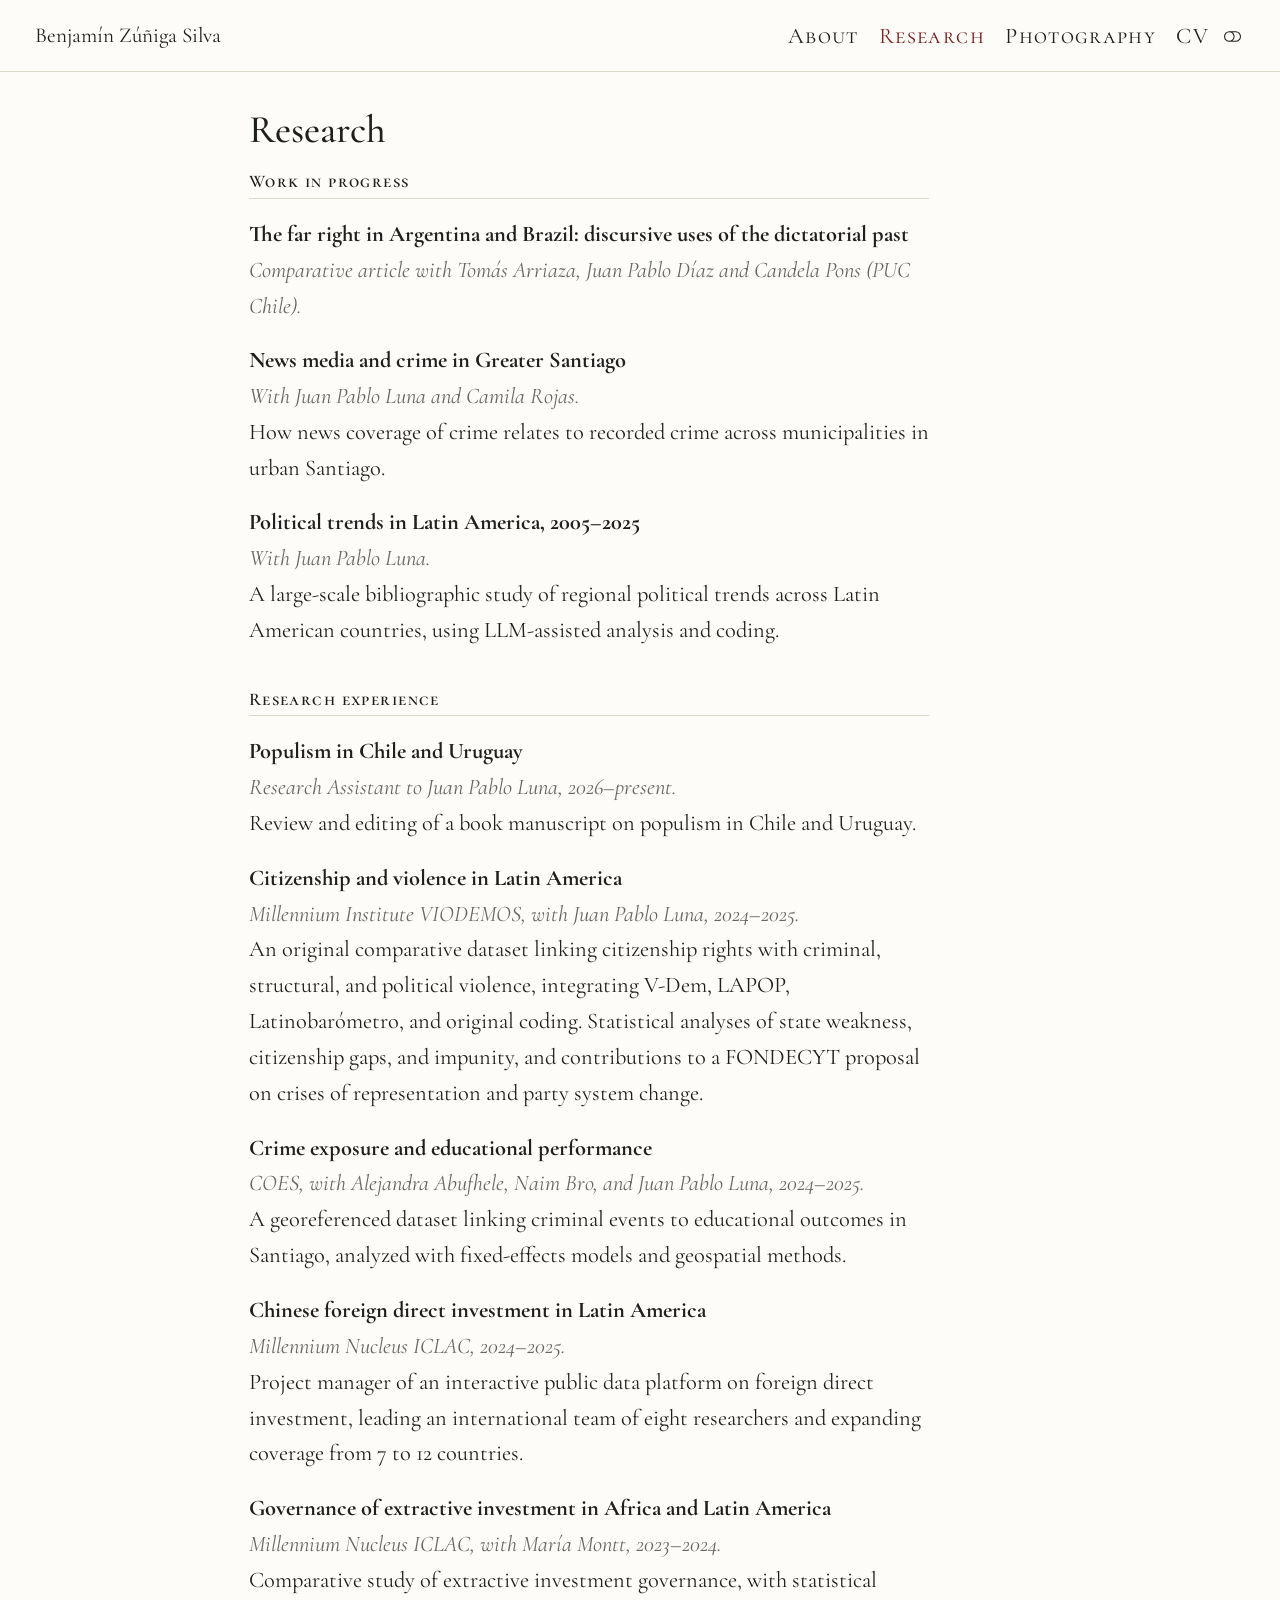
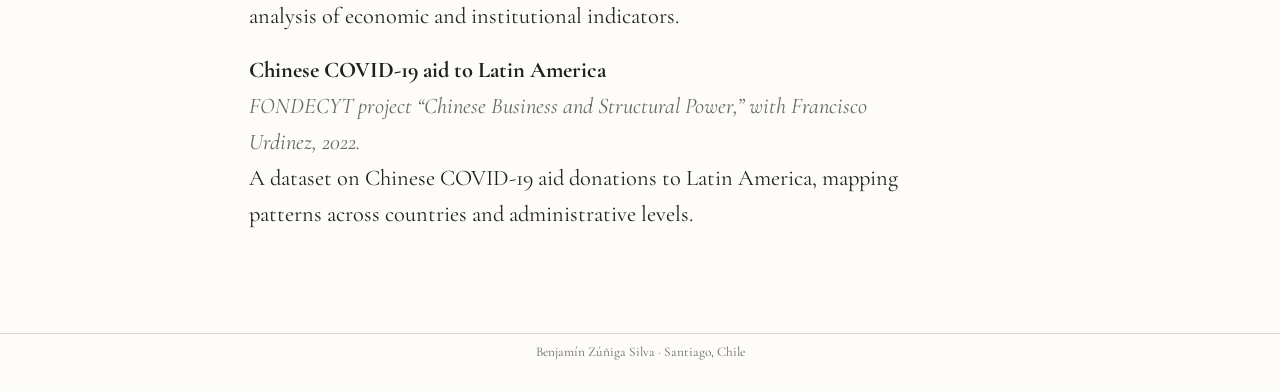
<file: research.html>
<!DOCTYPE html>
<html xmlns="http://www.w3.org/1999/xhtml" lang="en" xml:lang="en"><head>

<meta charset="utf-8">
<meta name="generator" content="quarto-1.10.19">

<meta name="viewport" content="width=device-width, initial-scale=1.0, user-scalable=yes">


<title>Research – Benjamín Zúñiga Silva</title>
<style>
/* Default styles provided by pandoc.
** See https://pandoc.org/MANUAL.html#variables-for-html for config info.
*/
span.smallcaps{font-variant: small-caps;}
div.columns{display: flex; gap: 1.5em;}
div.column{flex: auto;}
@media screen {
div.columns{gap: min(4vw, 1.5em);}
div.column{overflow-x: auto;}
}
div.hanging-indent{margin-left: 1.5em; text-indent: -1.5em;}
ul.task-list{list-style: none;}
ul.task-list li input[type="checkbox"] {
  width: 0.8em;
  margin: 0 0.8em 0.2em -1em; /* quarto-specific, see https://github.com/quarto-dev/quarto-cli/issues/4556 */ 
  vertical-align: middle;
}
</style>


<script src="site_libs/quarto-nav/quarto-nav.js"></script>
<script src="site_libs/quarto-nav/headroom.min.js"></script>
<script src="site_libs/clipboard/clipboard.min.js"></script>
<script src="site_libs/quarto-html/quarto.js" type="module"></script>
<script src="site_libs/quarto-html/tabsets/tabsets.js" type="module"></script>
<script src="site_libs/quarto-html/popper.min.js"></script>
<script src="site_libs/quarto-html/tippy.umd.min.js"></script>
<link href="site_libs/quarto-html/tippy.css" rel="stylesheet">
<link href="site_libs/quarto-html/quarto-syntax-highlighting-bf27225e3a48a9273f3daa8f8e829971.css" rel="stylesheet" class="quarto-color-scheme" id="quarto-text-highlighting-styles">
<link href="site_libs/quarto-html/quarto-syntax-highlighting-dark-b626d73c4c936ccc3cb08be7d45d1df6.css" rel="stylesheet" class="quarto-color-scheme quarto-color-alternate" id="quarto-text-highlighting-styles">
<link href="site_libs/quarto-html/quarto-syntax-highlighting-bf27225e3a48a9273f3daa8f8e829971.css" rel="stylesheet" class="quarto-color-scheme-extra" id="quarto-text-highlighting-styles">
<script src="site_libs/bootstrap/bootstrap.min.js"></script>
<link href="site_libs/bootstrap/bootstrap-icons.css" rel="stylesheet">
<link href="site_libs/bootstrap/bootstrap-b674c210c94940665703441962c82902.min.css" rel="stylesheet" append-hash="true" class="quarto-color-scheme" id="quarto-bootstrap" data-mode="light">
<link href="site_libs/bootstrap/bootstrap-dark-8b60aab94485a7bf014d403d977dd71e.min.css" rel="stylesheet" append-hash="true" class="quarto-color-scheme quarto-color-alternate" id="quarto-bootstrap" data-mode="dark">
<link href="site_libs/bootstrap/bootstrap-b674c210c94940665703441962c82902.min.css" rel="stylesheet" append-hash="true" class="quarto-color-scheme-extra" id="quarto-bootstrap" data-mode="light">
<script id="quarto-search-options" type="application/json">{
  "language": {
    "search-no-results-text": "No results",
    "search-matching-documents-text": "matching documents",
    "search-copy-link-title": "Copy link to search",
    "search-hide-matches-text": "Hide additional matches",
    "search-more-match-text": "more match in this document",
    "search-more-matches-text": "more matches in this document",
    "search-clear-button-title": "Clear",
    "search-text-placeholder": "",
    "search-detached-cancel-button-title": "Cancel",
    "search-submit-button-title": "Submit",
    "search-label": "Search"
  }
}</script>


</head>

<body class="nav-fixed fullcontent quarto-light"><script id="quarto-html-before-body" type="application/javascript">
    const toggleBodyColorMode = (bsSheetEl) => {
      const mode = bsSheetEl.getAttribute("data-mode");
      const bodyEl = window.document.querySelector("body");
      if (mode === "dark") {
        bodyEl.classList.add("quarto-dark");
        bodyEl.classList.remove("quarto-light");
      } else {
        bodyEl.classList.add("quarto-light");
        bodyEl.classList.remove("quarto-dark");
      }
    }
    const toggleBodyColorPrimary = () => {
      const bsSheetEl = window.document.querySelector("link#quarto-bootstrap:not([rel=disabled-stylesheet])");
      if (bsSheetEl) {
        toggleBodyColorMode(bsSheetEl);
      }
    }
    const setColorSchemeToggle = (alternate) => {
      const toggles = window.document.querySelectorAll('.quarto-color-scheme-toggle');
      for (let i=0; i < toggles.length; i++) {
        const toggle = toggles[i];
        if (toggle) {
          if (alternate) {
            toggle.classList.add("alternate");
          } else {
            toggle.classList.remove("alternate");
          }
        }
      }
    };
    const toggleColorMode = (alternate) => {
      // Switch the stylesheets
      const primaryStylesheets = window.document.querySelectorAll('link.quarto-color-scheme:not(.quarto-color-alternate)');
      const alternateStylesheets = window.document.querySelectorAll('link.quarto-color-scheme.quarto-color-alternate');
      manageTransitions('#quarto-margin-sidebar .nav-link', false);
      if (alternate) {
        // note: dark is layered on light, we don't disable primary!
        enableStylesheet(alternateStylesheets);
        for (const sheetNode of alternateStylesheets) {
          if (sheetNode.id === "quarto-bootstrap") {
            toggleBodyColorMode(sheetNode);
          }
        }
      } else {
        disableStylesheet(alternateStylesheets);
        enableStylesheet(primaryStylesheets)
        toggleBodyColorPrimary();
      }
      manageTransitions('#quarto-margin-sidebar .nav-link', true);
      // Switch the toggles
      setColorSchemeToggle(alternate)
      // Hack to workaround the fact that safari doesn't
      // properly recolor the scrollbar when toggling (#1455)
      if (navigator.userAgent.indexOf('Safari') > 0 && navigator.userAgent.indexOf('Chrome') == -1) {
        manageTransitions("body", false);
        window.scrollTo(0, 1);
        setTimeout(() => {
          window.scrollTo(0, 0);
          manageTransitions("body", true);
        }, 40);
      }
    }
    const disableStylesheet = (stylesheets) => {
      for (let i=0; i < stylesheets.length; i++) {
        const stylesheet = stylesheets[i];
        stylesheet.rel = 'disabled-stylesheet';
      }
    }
    const enableStylesheet = (stylesheets) => {
      for (let i=0; i < stylesheets.length; i++) {
        const stylesheet = stylesheets[i];
        if(stylesheet.rel !== 'stylesheet') { // for Chrome, which will still FOUC without this check
          stylesheet.rel = 'stylesheet';
        }
      }
    }
    const manageTransitions = (selector, allowTransitions) => {
      const els = window.document.querySelectorAll(selector);
      for (let i=0; i < els.length; i++) {
        const el = els[i];
        if (allowTransitions) {
          el.classList.remove('notransition');
        } else {
          el.classList.add('notransition');
        }
      }
    }
    const isFileUrl = () => {
      return window.location.protocol === 'file:';
    }
    const hasAlternateSentinel = () => {
      let styleSentinel = getColorSchemeSentinel();
      if (styleSentinel !== null) {
        return styleSentinel === "alternate";
      } else {
        return false;
      }
    }
    const setStyleSentinel = (alternate) => {
      const value = alternate ? "alternate" : "default";
      if (!isFileUrl()) {
        window.localStorage.setItem("quarto-color-scheme", value);
      } else {
        localAlternateSentinel = value;
      }
    }
    const getColorSchemeSentinel = () => {
      if (!isFileUrl()) {
        const storageValue = window.localStorage.getItem("quarto-color-scheme");
        return storageValue != null ? storageValue : localAlternateSentinel;
      } else {
        return localAlternateSentinel;
      }
    }
    const toggleGiscusIfUsed = (isAlternate, darkModeDefault) => {
      const baseTheme = document.querySelector('#giscus-base-theme')?.value ?? 'light';
      const alternateTheme = document.querySelector('#giscus-alt-theme')?.value ?? 'dark';
      let newTheme = '';
      if(authorPrefersDark) {
        newTheme = isAlternate ? baseTheme : alternateTheme;
      } else {
        newTheme = isAlternate ? alternateTheme : baseTheme;
      }
      const changeGiscusTheme = () => {
        // From: https://github.com/giscus/giscus/issues/336
        const sendMessage = (message) => {
          const iframe = document.querySelector('iframe.giscus-frame');
          if (!iframe) return;
          iframe.contentWindow.postMessage({ giscus: message }, 'https://giscus.app');
        }
        sendMessage({
          setConfig: {
            theme: newTheme
          }
        });
      }
      const isGiscussLoaded = window.document.querySelector('iframe.giscus-frame') !== null;
      if (isGiscussLoaded) {
        changeGiscusTheme();
      }
    };
    const authorPrefersDark = false;
    const darkModeDefault = authorPrefersDark;
      document.querySelector('link#quarto-text-highlighting-styles.quarto-color-scheme-extra').rel = 'disabled-stylesheet';
      document.querySelector('link#quarto-bootstrap.quarto-color-scheme-extra').rel = 'disabled-stylesheet';
    let localAlternateSentinel = darkModeDefault ? 'alternate' : 'default';
    // Dark / light mode switch
    window.quartoToggleColorScheme = () => {
      // Read the current dark / light value
      let toAlternate = !hasAlternateSentinel();
      toggleColorMode(toAlternate);
      setStyleSentinel(toAlternate);
      toggleGiscusIfUsed(toAlternate, darkModeDefault);
      window.dispatchEvent(new Event('resize'));
    };
    // Switch to dark mode if need be
    if (hasAlternateSentinel()) {
      toggleColorMode(true);
    } else {
      toggleColorMode(false);
    }
  </script>

<div id="quarto-search-results"></div>
  <header id="quarto-header" class="headroom fixed-top">
    <nav class="navbar navbar-expand-lg " data-bs-theme="dark">
      <div class="navbar-container container-fluid">
      <div class="navbar-brand-container mx-auto">
    <a class="navbar-brand" href="./index.html">
    <span class="navbar-title">Benjamín Zúñiga Silva</span>
    </a>
  </div>
          <button class="navbar-toggler" type="button" data-bs-toggle="collapse" data-bs-target="#navbarCollapse" aria-controls="navbarCollapse" role="menu" aria-expanded="false" aria-label="Toggle navigation" onclick="if (window.quartoToggleHeadroom) { window.quartoToggleHeadroom(); }">
  <span class="navbar-toggler-icon"></span>
</button>
          <div class="collapse navbar-collapse" id="navbarCollapse">
            <ul class="navbar-nav navbar-nav-scroll ms-auto">
  <li class="nav-item">
    <a class="nav-link" href="./index.html"> 
<span class="menu-text">About</span></a>
  </li>  
  <li class="nav-item">
    <a class="nav-link active" href="./research.html" aria-current="page"> 
<span class="menu-text">Research</span></a>
  </li>  
  <li class="nav-item">
    <a class="nav-link" href="./photography.html"> 
<span class="menu-text">Photography</span></a>
  </li>  
  <li class="nav-item">
    <a class="nav-link" href="./cv.pdf"> 
<span class="menu-text">CV</span></a>
  </li>  
</ul>
          </div> <!-- /navcollapse -->
            <div class="quarto-navbar-tools">
  <a href="" class="quarto-color-scheme-toggle quarto-navigation-tool  px-1" onclick="window.quartoToggleColorScheme(); return false;" title="Toggle dark mode"><i class="bi"></i></a>
</div>
      </div> <!-- /container-fluid -->
    </nav>
</header>
<!-- content -->
<div id="quarto-content" class="quarto-container page-columns page-rows-contents page-layout-article page-navbar">
<!-- sidebar -->
<!-- margin-sidebar -->
    
<!-- main -->
<main class="content" id="quarto-document-content">


<header id="title-block-header" class="quarto-title-block default">
<div class="quarto-title">
<h1 class="title">Research</h1>
</div>



<div class="quarto-title-meta">

    
  
    
  </div>
  


</header>


<section id="work-in-progress" class="level2">
<h2 data-anchor-id="work-in-progress">Work in progress</h2>
<div class="entry">
<p><strong>The far right in Argentina and Brazil: discursive uses of the dictatorial past</strong><br>
<span class="entry-meta">Comparative article with Tomás Arriaza, Juan Pablo Díaz and Candela Pons (PUC Chile).</span></p>
</div>
<div class="entry">
<p><strong>News media and crime in Greater Santiago</strong><br>
<span class="entry-meta">With Juan Pablo Luna and Camila Rojas.</span><br>
How news coverage of crime relates to recorded crime across municipalities in urban Santiago.</p>
</div>
<div class="entry">
<p><strong>Political trends in Latin America, 2005–2025</strong><br>
<span class="entry-meta">With Juan Pablo Luna.</span><br>
A large-scale bibliographic study of regional political trends across Latin American countries, using LLM-assisted analysis and coding.</p>
</div>
</section>
<section id="research-experience" class="level2">
<h2 data-anchor-id="research-experience">Research experience</h2>
<div class="entry">
<p><strong>Populism in Chile and Uruguay</strong><br>
<span class="entry-meta">Research Assistant to Juan Pablo Luna, 2026–present.</span><br>
Review and editing of a book manuscript on populism in Chile and Uruguay.</p>
</div>
<div class="entry">
<p><strong>Citizenship and violence in Latin America</strong><br>
<span class="entry-meta">Millennium Institute VIODEMOS, with Juan Pablo Luna, 2024–2025.</span><br>
An original comparative dataset linking citizenship rights with criminal, structural, and political violence, integrating V-Dem, LAPOP, Latinobarómetro, and original coding. Statistical analyses of state weakness, citizenship gaps, and impunity, and contributions to a FONDECYT proposal on crises of representation and party system change.</p>
</div>
<div class="entry">
<p><strong>Crime exposure and educational performance</strong><br>
<span class="entry-meta">COES, with Alejandra Abufhele, Naim Bro, and Juan Pablo Luna, 2024–2025.</span><br>
A georeferenced dataset linking criminal events to educational outcomes in Santiago, analyzed with fixed-effects models and geospatial methods.</p>
</div>
<div class="entry">
<p><strong>Chinese foreign direct investment in Latin America</strong><br>
<span class="entry-meta">Millennium Nucleus ICLAC, 2024–2025.</span><br>
Project manager of an interactive public data platform on foreign direct investment, leading an international team of eight researchers and expanding coverage from 7 to 12 countries.</p>
</div>
<div class="entry">
<p><strong>Governance of extractive investment in Africa and Latin America</strong><br>
<span class="entry-meta">Millennium Nucleus ICLAC, with María Montt, 2023–2024.</span><br>
Comparative study of extractive investment governance, with statistical analysis of economic and institutional indicators.</p>
</div>
<div class="entry">
<p><strong>Chinese COVID-19 aid to Latin America</strong><br>
<span class="entry-meta">FONDECYT project “Chinese Business and Structural Power,” with Francisco Urdinez, 2022.</span><br>
A dataset on Chinese COVID-19 aid donations to Latin America, mapping patterns across countries and administrative levels.</p>
</div>


</section>

</main> <!-- /main -->
<script id="quarto-html-after-body" type="application/javascript">
  window.document.addEventListener("DOMContentLoaded", function (event) {
    // Ensure there is a toggle, if there isn't float one in the top right
    if (window.document.querySelector('.quarto-color-scheme-toggle') === null) {
      const a = window.document.createElement('a');
      a.classList.add('top-right');
      a.classList.add('quarto-color-scheme-toggle');
      a.href = "";
      a.onclick = function() { try { window.quartoToggleColorScheme(); } catch {} return false; };
      const i = window.document.createElement("i");
      i.classList.add('bi');
      a.appendChild(i);
      window.document.body.appendChild(a);
    }
    setColorSchemeToggle(hasAlternateSentinel())
    const isCodeAnnotation = (el) => {
      for (const clz of el.classList) {
        if (clz.startsWith('code-annotation-')) {                     
          return true;
        }
      }
      return false;
    }
    const onCopySuccess = function(e) {
      // button target
      const button = e.trigger;
      // don't keep focus
      button.blur();
      // flash "checked"
      button.classList.add('code-copy-button-checked');
      var currentTitle = button.getAttribute("title");
      button.setAttribute("title", "Copied!");
      let tooltip;
      if (window.bootstrap) {
        button.setAttribute("data-bs-toggle", "tooltip");
        button.setAttribute("data-bs-placement", "left");
        button.setAttribute("data-bs-title", "Copied!");
        tooltip = new bootstrap.Tooltip(button, 
          { trigger: "manual", 
            customClass: "code-copy-button-tooltip",
            offset: [0, -8]});
        tooltip.show();    
      }
      setTimeout(function() {
        if (tooltip) {
          tooltip.hide();
          button.removeAttribute("data-bs-title");
          button.removeAttribute("data-bs-toggle");
          button.removeAttribute("data-bs-placement");
        }
        button.setAttribute("title", currentTitle);
        button.classList.remove('code-copy-button-checked');
      }, 1000);
      // clear code selection
      e.clearSelection();
    }
    const getTextToCopy = function(trigger) {
      const outerScaffold = trigger.parentElement.cloneNode(true);
      const codeEl = outerScaffold.querySelector('code');
      for (const childEl of codeEl.children) {
        if (isCodeAnnotation(childEl)) {
          childEl.remove();
        }
      }
      return codeEl.innerText;
    }
    const clipboard = new window.ClipboardJS('.code-copy-button:not([data-in-quarto-modal])', {
      text: getTextToCopy
    });
    clipboard.on('success', onCopySuccess);
    if (window.document.getElementById('quarto-embedded-source-code-modal')) {
      const clipboardModal = new window.ClipboardJS('.code-copy-button[data-in-quarto-modal]', {
        text: getTextToCopy,
        container: window.document.getElementById('quarto-embedded-source-code-modal')
      });
      clipboardModal.on('success', onCopySuccess);
    }
      var localhostRegex = new RegExp(/^(?:http|https):\/\/localhost\:?[0-9]*\//);
      var mailtoRegex = new RegExp(/^mailto:/);
        var filterRegex = new RegExp("https:\/\/benjaminzunigasilva\.github\.io");
      var isInternal = (href) => {
          return filterRegex.test(href) || localhostRegex.test(href) || mailtoRegex.test(href);
      }
      // Inspect non-navigation links and adorn them if external
     var links = window.document.querySelectorAll('a[href]:not(.nav-link):not(.navbar-brand):not(.toc-action):not(.sidebar-link):not(.sidebar-item-toggle):not(.pagination-link):not(.no-external):not([aria-hidden]):not(.dropdown-item):not(.quarto-navigation-tool):not(.about-link)');
      for (var i=0; i<links.length; i++) {
        const link = links[i];
        if (!isInternal(link.href)) {
          // undo the damage that might have been done by quarto-nav.js in the case of
          // links that we want to consider external
          if (link.dataset.originalHref !== undefined) {
            link.href = link.dataset.originalHref;
          }
        }
      }
    function tippyHover(el, contentFn, onTriggerFn, onUntriggerFn) {
      const config = {
        allowHTML: true,
        maxWidth: 500,
        delay: 100,
        arrow: false,
        appendTo: function(el) {
            return el.parentElement;
        },
        interactive: true,
        interactiveBorder: 10,
        theme: 'quarto',
        placement: 'bottom-start',
      };
      if (contentFn) {
        config.content = contentFn;
      }
      if (onTriggerFn) {
        config.onTrigger = onTriggerFn;
      }
      if (onUntriggerFn) {
        config.onUntrigger = onUntriggerFn;
      }
      window.tippy(el, config); 
    }
    const noterefs = window.document.querySelectorAll('a[role="doc-noteref"]');
    for (var i=0; i<noterefs.length; i++) {
      const ref = noterefs[i];
      tippyHover(ref, function() {
        // use id or data attribute instead here
        let href = ref.getAttribute('data-footnote-href') || ref.getAttribute('href');
        try { href = new URL(href).hash; } catch {}
        const id = href.replace(/^#\/?/, "");
        const note = window.document.getElementById(id);
        if (note) {
          return note.innerHTML;
        } else {
          return "";
        }
      });
    }
    const xrefs = window.document.querySelectorAll('a.quarto-xref');
    const processXRef = (id, note) => {
      // Strip column container classes
      const stripColumnClz = (el) => {
        el.classList.remove("page-full", "page-columns");
        if (el.children) {
          for (const child of el.children) {
            stripColumnClz(child);
          }
        }
      }
      stripColumnClz(note)
      if (id === null || id.startsWith('sec-')) {
        // Special case sections, only their first couple elements
        const container = document.createElement("div");
        if (note.children && note.children.length > 2) {
          container.appendChild(note.children[0].cloneNode(true));
          for (let i = 1; i < note.children.length; i++) {
            const child = note.children[i];
            if (child.tagName === "P" && child.innerText === "") {
              continue;
            } else {
              container.appendChild(child.cloneNode(true));
              break;
            }
          }
          if (window.Quarto?.typesetMath) {
            window.Quarto.typesetMath(container);
          }
          return container.innerHTML
        } else {
          if (window.Quarto?.typesetMath) {
            window.Quarto.typesetMath(note);
          }
          return note.innerHTML;
        }
      } else {
        // Remove any anchor links if they are present
        const anchorLink = note.querySelector('a.anchorjs-link');
        if (anchorLink) {
          anchorLink.remove();
        }
        if (window.Quarto?.typesetMath) {
          window.Quarto.typesetMath(note);
        }
        if (note.classList.contains("callout")) {
          return note.outerHTML;
        } else {
          return note.innerHTML;
        }
      }
    }
    for (var i=0; i<xrefs.length; i++) {
      const xref = xrefs[i];
      tippyHover(xref, undefined, function(instance) {
        instance.disable();
        let url = xref.getAttribute('href');
        let hash = undefined; 
        if (url.startsWith('#')) {
          hash = url;
        } else {
          try { hash = new URL(url).hash; } catch {}
        }
        if (hash) {
          const id = hash.replace(/^#\/?/, "");
          const note = window.document.getElementById(id);
          if (note !== null) {
            try {
              const html = processXRef(id, note.cloneNode(true));
              instance.setContent(html);
            } finally {
              instance.enable();
              instance.show();
            }
          } else {
            // See if we can fetch this
            fetch(url.split('#')[0])
            .then(res => res.text())
            .then(html => {
              const parser = new DOMParser();
              const htmlDoc = parser.parseFromString(html, "text/html");
              const note = htmlDoc.getElementById(id);
              if (note !== null) {
                const html = processXRef(id, note);
                instance.setContent(html);
              } 
            }).finally(() => {
              instance.enable();
              instance.show();
            });
          }
        } else {
          // See if we can fetch a full url (with no hash to target)
          // This is a special case and we should probably do some content thinning / targeting
          fetch(url)
          .then(res => res.text())
          .then(html => {
            const parser = new DOMParser();
            const htmlDoc = parser.parseFromString(html, "text/html");
            const note = htmlDoc.querySelector('main.content');
            if (note !== null) {
              // This should only happen for chapter cross references
              // (since there is no id in the URL)
              // remove the first header
              if (note.children.length > 0 && note.children[0].tagName === "HEADER") {
                note.children[0].remove();
              }
              const html = processXRef(null, note);
              instance.setContent(html);
            } 
          }).finally(() => {
            instance.enable();
            instance.show();
          });
        }
      }, function(instance) {
      });
    }
        let selectedAnnoteEl;
        const selectorForAnnotation = ( cell, annotation) => {
          let cellAttr = 'data-code-cell="' + cell + '"';
          let lineAttr = 'data-code-annotation="' +  annotation + '"';
          const selector = 'span[' + cellAttr + '][' + lineAttr + ']';
          return selector;
        }
        const selectCodeLines = (annoteEl) => {
          const doc = window.document;
          const targetCell = annoteEl.getAttribute("data-target-cell");
          const targetAnnotation = annoteEl.getAttribute("data-target-annotation");
          const annoteSpan = window.document.querySelector(selectorForAnnotation(targetCell, targetAnnotation));
          const lines = annoteSpan.getAttribute("data-code-lines").split(",");
          const lineIds = lines.map((line) => {
            return targetCell + "-" + line;
          })
          let top = null;
          let height = null;
          let parent = null;
          if (lineIds.length > 0) {
              //compute the position of the single el (top and bottom and make a div)
              const el = window.document.getElementById(lineIds[0]);
              top = el.offsetTop;
              height = el.offsetHeight;
              parent = el.parentElement.parentElement;
            if (lineIds.length > 1) {
              const lastEl = window.document.getElementById(lineIds[lineIds.length - 1]);
              const bottom = lastEl.offsetTop + lastEl.offsetHeight;
              height = bottom - top;
            }
            if (top !== null && height !== null && parent !== null) {
              // cook up a div (if necessary) and position it 
              let div = window.document.getElementById("code-annotation-line-highlight");
              if (div === null) {
                div = window.document.createElement("div");
                div.setAttribute("id", "code-annotation-line-highlight");
                div.style.position = 'absolute';
                parent.appendChild(div);
              }
              div.style.top = top - 2 + "px";
              div.style.height = height + 4 + "px";
              div.style.left = 0;
              let gutterDiv = window.document.getElementById("code-annotation-line-highlight-gutter");
              if (gutterDiv === null) {
                gutterDiv = window.document.createElement("div");
                gutterDiv.setAttribute("id", "code-annotation-line-highlight-gutter");
                gutterDiv.style.position = 'absolute';
                const codeCell = window.document.getElementById(targetCell);
                const gutter = codeCell.querySelector('.code-annotation-gutter');
                gutter.appendChild(gutterDiv);
              }
              gutterDiv.style.top = top - 2 + "px";
              gutterDiv.style.height = height + 4 + "px";
            }
            selectedAnnoteEl = annoteEl;
          }
        };
        const unselectCodeLines = () => {
          const elementsIds = ["code-annotation-line-highlight", "code-annotation-line-highlight-gutter"];
          elementsIds.forEach((elId) => {
            const div = window.document.getElementById(elId);
            if (div) {
              div.remove();
            }
          });
          selectedAnnoteEl = undefined;
        };
          // Handle positioning of the toggle
      window.addEventListener(
        "resize",
        throttle(() => {
          elRect = undefined;
          if (selectedAnnoteEl) {
            selectCodeLines(selectedAnnoteEl);
          }
        }, 10)
      );
      function throttle(fn, ms) {
      let throttle = false;
      let timer;
        return (...args) => {
          if(!throttle) { // first call gets through
              fn.apply(this, args);
              throttle = true;
          } else { // all the others get throttled
              if(timer) clearTimeout(timer); // cancel #2
              timer = setTimeout(() => {
                fn.apply(this, args);
                timer = throttle = false;
              }, ms);
          }
        };
      }
        // Attach click handler to the DT
        const annoteDls = window.document.querySelectorAll('dt[data-target-cell]');
        for (const annoteDlNode of annoteDls) {
          annoteDlNode.addEventListener('click', (event) => {
            const clickedEl = event.target;
            if (clickedEl !== selectedAnnoteEl) {
              unselectCodeLines();
              const activeEl = window.document.querySelector('dt[data-target-cell].code-annotation-active');
              if (activeEl) {
                activeEl.classList.remove('code-annotation-active');
              }
              selectCodeLines(clickedEl);
              clickedEl.classList.add('code-annotation-active');
            } else {
              // Unselect the line
              unselectCodeLines();
              clickedEl.classList.remove('code-annotation-active');
            }
          });
        }
    const findCites = (el) => {
      const parentEl = el.parentElement;
      if (parentEl) {
        const cites = parentEl.dataset.cites;
        if (cites) {
          return {
            el,
            cites: cites.split(' ')
          };
        } else {
          return findCites(el.parentElement)
        }
      } else {
        return undefined;
      }
    };
    var bibliorefs = window.document.querySelectorAll('a[role="doc-biblioref"]');
    for (var i=0; i<bibliorefs.length; i++) {
      const ref = bibliorefs[i];
      const citeInfo = findCites(ref);
      if (citeInfo) {
        tippyHover(citeInfo.el, function() {
          var popup = window.document.createElement('div');
          citeInfo.cites.forEach(function(cite) {
            var citeDiv = window.document.createElement('div');
            citeDiv.classList.add('hanging-indent');
            citeDiv.classList.add('csl-entry');
            var biblioDiv = window.document.getElementById('ref-' + cite);
            if (biblioDiv) {
              citeDiv.innerHTML = biblioDiv.innerHTML;
            }
            popup.appendChild(citeDiv);
          });
          return popup.innerHTML;
        });
      }
    }
  });
  </script>
</div> <!-- /content -->
<footer class="footer">
  <div class="nav-footer">
    <div class="nav-footer-left">
      &nbsp;
    </div>   
    <div class="nav-footer-center">
<p>Benjamín Zúñiga Silva · Santiago, Chile</p>
</div>
    <div class="nav-footer-right">
      &nbsp;
    </div>
  </div>
</footer>




</body></html>
</file>
<file: site_libs/quarto-html/tippy.css>
.tippy-box[data-animation=fade][data-state=hidden]{opacity:0}[data-tippy-root]{max-width:calc(100vw - 10px)}.tippy-box{position:relative;background-color:#333;color:#fff;border-radius:4px;font-size:14px;line-height:1.4;white-space:normal;outline:0;transition-property:transform,visibility,opacity}.tippy-box[data-placement^=top]>.tippy-arrow{bottom:0}.tippy-box[data-placement^=top]>.tippy-arrow:before{bottom:-7px;left:0;border-width:8px 8px 0;border-top-color:initial;transform-origin:center top}.tippy-box[data-placement^=bottom]>.tippy-arrow{top:0}.tippy-box[data-placement^=bottom]>.tippy-arrow:before{top:-7px;left:0;border-width:0 8px 8px;border-bottom-color:initial;transform-origin:center bottom}.tippy-box[data-placement^=left]>.tippy-arrow{right:0}.tippy-box[data-placement^=left]>.tippy-arrow:before{border-width:8px 0 8px 8px;border-left-color:initial;right:-7px;transform-origin:center left}.tippy-box[data-placement^=right]>.tippy-arrow{left:0}.tippy-box[data-placement^=right]>.tippy-arrow:before{left:-7px;border-width:8px 8px 8px 0;border-right-color:initial;transform-origin:center right}.tippy-box[data-inertia][data-state=visible]{transition-timing-function:cubic-bezier(.54,1.5,.38,1.11)}.tippy-arrow{width:16px;height:16px;color:#333}.tippy-arrow:before{content:"";position:absolute;border-color:transparent;border-style:solid}.tippy-content{position:relative;padding:5px 9px;z-index:1}
</file>
<file: site_libs/quarto-html/quarto-syntax-highlighting-bf27225e3a48a9273f3daa8f8e829971.css>
/* quarto syntax highlight colors */
:root {
  --quarto-hl-ot-color: #003B4F;
  --quarto-hl-at-color: #657422;
  --quarto-hl-ss-color: #20794D;
  --quarto-hl-an-color: #5E5E5E;
  --quarto-hl-fu-color: #4758AB;
  --quarto-hl-st-color: #20794D;
  --quarto-hl-cf-color: #003B4F;
  --quarto-hl-op-color: #5E5E5E;
  --quarto-hl-er-color: #AD0000;
  --quarto-hl-bn-color: #AD0000;
  --quarto-hl-al-color: #AD0000;
  --quarto-hl-va-color: #111111;
  --quarto-hl-bu-color: inherit;
  --quarto-hl-ex-color: inherit;
  --quarto-hl-pp-color: #AD0000;
  --quarto-hl-in-color: #5E5E5E;
  --quarto-hl-vs-color: #20794D;
  --quarto-hl-wa-color: #5E5E5E;
  --quarto-hl-do-color: #5E5E5E;
  --quarto-hl-im-color: #00769E;
  --quarto-hl-ch-color: #20794D;
  --quarto-hl-dt-color: #AD0000;
  --quarto-hl-fl-color: #AD0000;
  --quarto-hl-co-color: #5E5E5E;
  --quarto-hl-cv-color: #5E5E5E;
  --quarto-hl-cn-color: #8f5902;
  --quarto-hl-sc-color: #5E5E5E;
  --quarto-hl-dv-color: #AD0000;
  --quarto-hl-kw-color: #003B4F;
}

/* other quarto variables */
:root {
  --quarto-font-monospace: SFMono-Regular, Menlo, Monaco, Consolas, "Liberation Mono", "Courier New", monospace;
}

/* syntax highlight based on Pandoc's rules */
pre > code.sourceCode > span {
  color: #003B4F;
}

code.sourceCode > span {
  color: #003B4F;
}

div.sourceCode,
div.sourceCode pre.sourceCode {
  color: #003B4F;
}

/* Normal */
code span {
  color: #003B4F;
}

/* Alert */
code span.al {
  color: #AD0000;
  font-style: inherit;
}

/* Annotation */
code span.an {
  color: #5E5E5E;
  font-style: inherit;
}

/* Attribute */
code span.at {
  color: #657422;
  font-style: inherit;
}

/* BaseN */
code span.bn {
  color: #AD0000;
  font-style: inherit;
}

/* BuiltIn */
code span.bu {
  font-style: inherit;
}

/* ControlFlow */
code span.cf {
  color: #003B4F;
  font-weight: bold;
  font-style: inherit;
}

/* Char */
code span.ch {
  color: #20794D;
  font-style: inherit;
}

/* Constant */
code span.cn {
  color: #8f5902;
  font-style: inherit;
}

/* Comment */
code span.co {
  color: #5E5E5E;
  font-style: inherit;
}

/* CommentVar */
code span.cv {
  color: #5E5E5E;
  font-style: italic;
}

/* Documentation */
code span.do {
  color: #5E5E5E;
  font-style: italic;
}

/* DataType */
code span.dt {
  color: #AD0000;
  font-style: inherit;
}

/* DecVal */
code span.dv {
  color: #AD0000;
  font-style: inherit;
}

/* Error */
code span.er {
  color: #AD0000;
  font-style: inherit;
}

/* Extension */
code span.ex {
  font-style: inherit;
}

/* Float */
code span.fl {
  color: #AD0000;
  font-style: inherit;
}

/* Function */
code span.fu {
  color: #4758AB;
  font-style: inherit;
}

/* Import */
code span.im {
  color: #00769E;
  font-style: inherit;
}

/* Information */
code span.in {
  color: #5E5E5E;
  font-style: inherit;
}

/* Keyword */
code span.kw {
  color: #003B4F;
  font-weight: bold;
  font-style: inherit;
}

/* Operator */
code span.op {
  color: #5E5E5E;
  font-style: inherit;
}

/* Other */
code span.ot {
  color: #003B4F;
  font-style: inherit;
}

/* Preprocessor */
code span.pp {
  color: #AD0000;
  font-style: inherit;
}

/* SpecialChar */
code span.sc {
  color: #5E5E5E;
  font-style: inherit;
}

/* SpecialString */
code span.ss {
  color: #20794D;
  font-style: inherit;
}

/* String */
code span.st {
  color: #20794D;
  font-style: inherit;
}

/* Variable */
code span.va {
  color: #111111;
  font-style: inherit;
}

/* VerbatimString */
code span.vs {
  color: #20794D;
  font-style: inherit;
}

/* Warning */
code span.wa {
  color: #5E5E5E;
  font-style: italic;
}

.prevent-inlining {
  content: "</";
}

/*# sourceMappingURL=8be38f48d34c45af72792cbd699585e7.css.map */
</file>
<file: site_libs/quarto-html/quarto-syntax-highlighting-dark-b626d73c4c936ccc3cb08be7d45d1df6.css>
/* quarto syntax highlight colors */
:root {
  --quarto-hl-al-color: #f07178;
  --quarto-hl-an-color: #d4d0ab;
  --quarto-hl-at-color: #00e0e0;
  --quarto-hl-bn-color: #d4d0ab;
  --quarto-hl-bu-color: #abe338;
  --quarto-hl-ch-color: #abe338;
  --quarto-hl-co-color: #f8f8f2;
  --quarto-hl-cv-color: #ffd700;
  --quarto-hl-cn-color: #ffd700;
  --quarto-hl-cf-color: #ffa07a;
  --quarto-hl-dt-color: #ffa07a;
  --quarto-hl-dv-color: #d4d0ab;
  --quarto-hl-do-color: #f8f8f2;
  --quarto-hl-er-color: #f07178;
  --quarto-hl-ex-color: #00e0e0;
  --quarto-hl-fl-color: #d4d0ab;
  --quarto-hl-fu-color: #ffa07a;
  --quarto-hl-im-color: #abe338;
  --quarto-hl-in-color: #d4d0ab;
  --quarto-hl-kw-color: #ffa07a;
  --quarto-hl-op-color: #ffa07a;
  --quarto-hl-ot-color: #00e0e0;
  --quarto-hl-pp-color: #dcc6e0;
  --quarto-hl-re-color: #00e0e0;
  --quarto-hl-sc-color: #abe338;
  --quarto-hl-ss-color: #abe338;
  --quarto-hl-st-color: #abe338;
  --quarto-hl-va-color: #00e0e0;
  --quarto-hl-vs-color: #abe338;
  --quarto-hl-wa-color: #dcc6e0;
}

/* other quarto variables */
:root {
  --quarto-font-monospace: SFMono-Regular, Menlo, Monaco, Consolas, "Liberation Mono", "Courier New", monospace;
}

/* syntax highlight based on Pandoc's rules */
pre > code.sourceCode > span {
  color: #f8f8f2;
}

code.sourceCode > span {
  color: #f8f8f2;
}

div.sourceCode,
div.sourceCode pre.sourceCode {
  color: #f8f8f2;
}

/* Normal */
code span {
  color: #f8f8f2;
}

/* Alert */
code span.al {
  color: #f07178;
}

/* Annotation */
code span.an {
  color: #d4d0ab;
}

/* Attribute */
code span.at {
  color: #00e0e0;
}

/* BaseN */
code span.bn {
  color: #d4d0ab;
}

/* BuiltIn */
code span.bu {
  color: #abe338;
}

/* ControlFlow */
code span.cf {
  font-weight: bold;
  color: #ffa07a;
}

/* Char */
code span.ch {
  color: #abe338;
}

/* Constant */
code span.cn {
  color: #ffd700;
}

/* Comment */
code span.co {
  font-style: italic;
  color: #f8f8f2;
}

/* CommentVar */
code span.cv {
  color: #ffd700;
}

/* Documentation */
code span.do {
  color: #f8f8f2;
}

/* DataType */
code span.dt {
  color: #ffa07a;
}

/* DecVal */
code span.dv {
  color: #d4d0ab;
}

/* Error */
code span.er {
  color: #f07178;
  text-decoration: underline;
}

/* Extension */
code span.ex {
  font-weight: bold;
  color: #00e0e0;
}

/* Float */
code span.fl {
  color: #d4d0ab;
}

/* Function */
code span.fu {
  color: #ffa07a;
}

/* Import */
code span.im {
  color: #abe338;
}

/* Information */
code span.in {
  color: #d4d0ab;
}

/* Keyword */
code span.kw {
  font-weight: bold;
  color: #ffa07a;
}

/* Operator */
code span.op {
  color: #ffa07a;
}

/* Other */
code span.ot {
  color: #00e0e0;
}

/* Preprocessor */
code span.pp {
  color: #dcc6e0;
}

/* RegionMarker */
code span.re {
  background-color: #f8f8f2;
  color: #00e0e0;
}

/* SpecialChar */
code span.sc {
  color: #abe338;
}

/* SpecialString */
code span.ss {
  color: #abe338;
}

/* String */
code span.st {
  color: #abe338;
}

/* Variable */
code span.va {
  color: #00e0e0;
}

/* VerbatimString */
code span.vs {
  color: #abe338;
}

/* Warning */
code span.wa {
  color: #dcc6e0;
}

.prevent-inlining {
  content: "</";
}

/*# sourceMappingURL=a269c63e8167c3ae395728e86feb0848.css.map */
</file>
